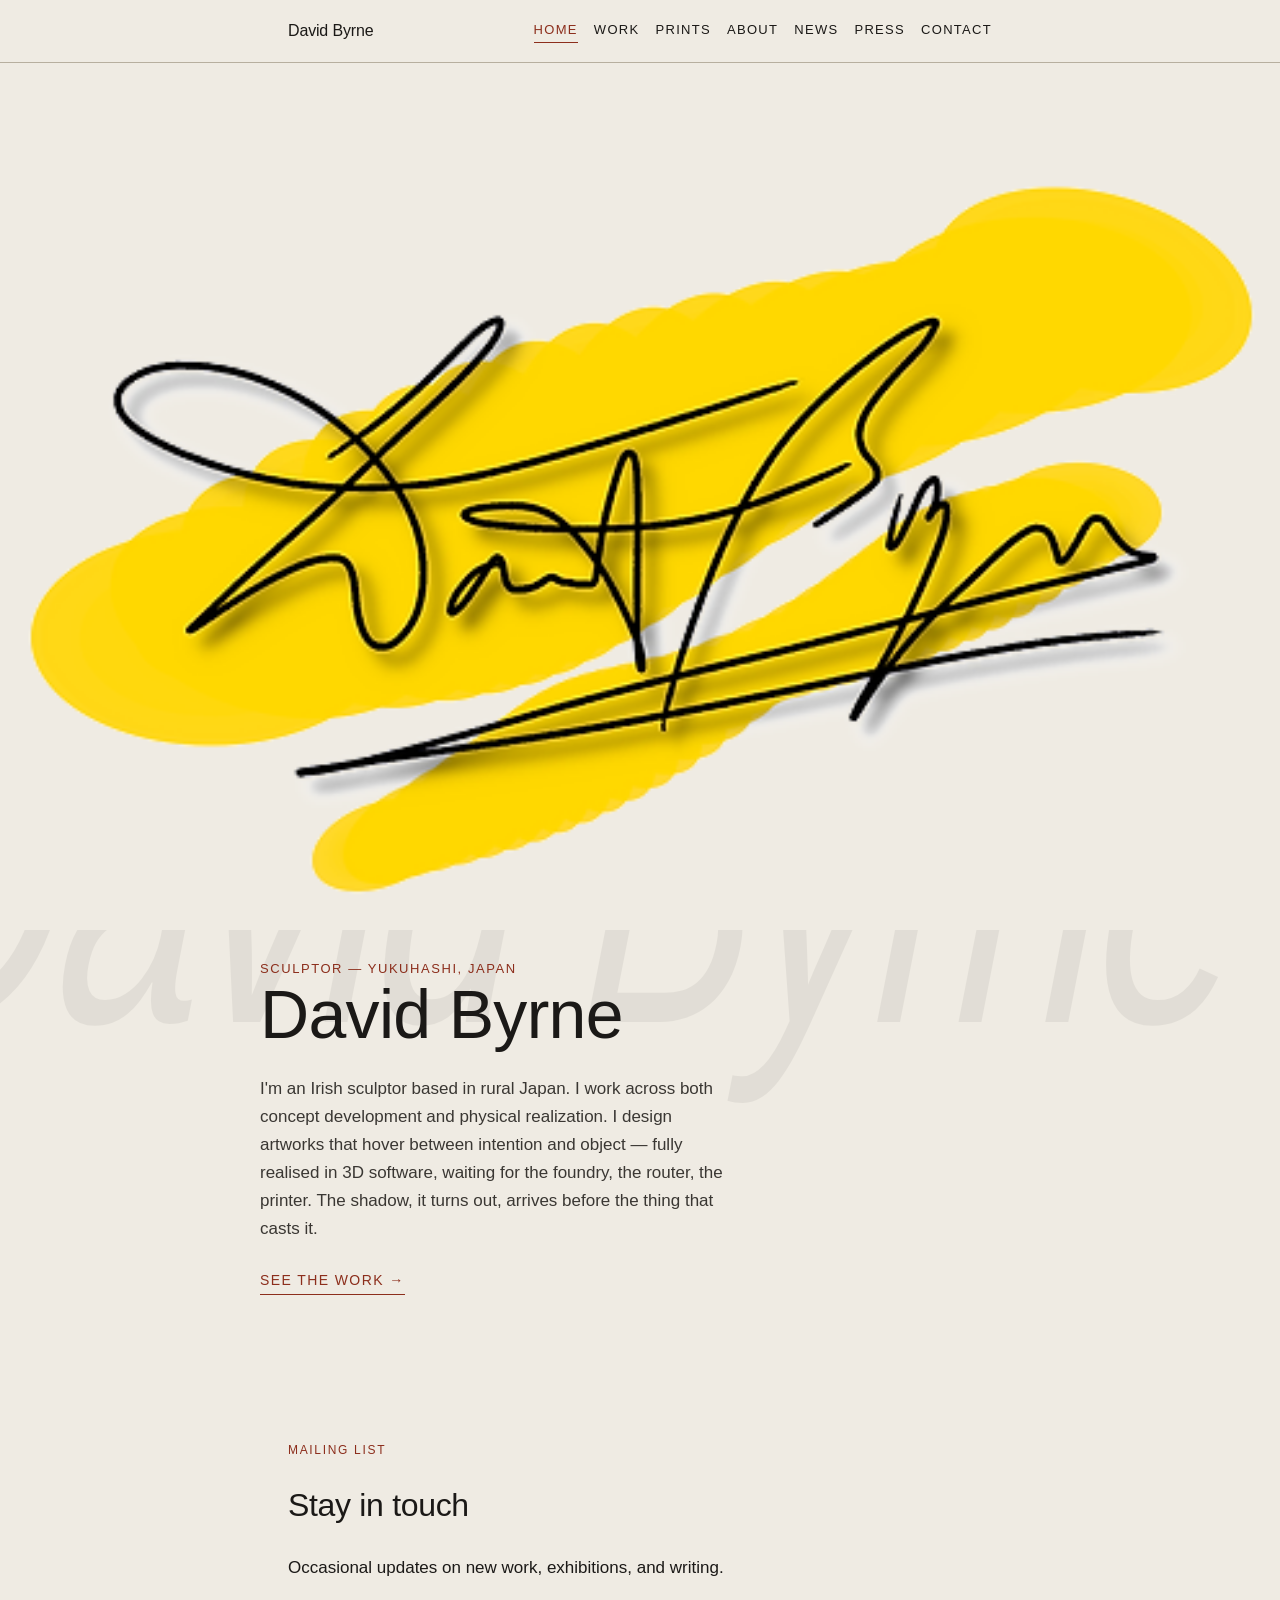
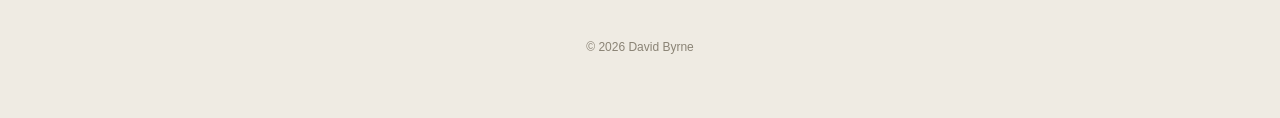
<file: index.html>
<!DOCTYPE html>
<html lang="en">
<head>
<meta charset="UTF-8">
<meta name="viewport" content="width=device-width, initial-scale=1.0">
<title>David Byrne — Sculptor</title>
<meta name="description" content="David Byrne — sculptor. Digital-native forms, built in Blender, made for physical manufacture.">
<link rel="stylesheet" href="style.css">
<!-- Cloudflare Web Analytics --><script type='module' src='https://static.cloudflareinsights.com/beacon.min.js' data-cf-beacon='{"token": "7802228670944456a2a3c90d2b2be461"}'></script><!-- End Cloudflare Web Analytics -->
<meta name="google-site-verification" content="fz68CvyL-qk8MFcvboi_UInKQDab4jel_EIuyhXBtWg" />
</head>
<body>

  <nav class="site-nav">
    <div class="nav-inner">
      <a href="index.html" class="nav-logo">David Byrne</a>
      <ul class="nav-links">
        <li><a href="index.html" class="active">Home</a></li>
        <li><a href="work.html">Work</a></li>
        <li><a href="prints.html">Prints</a></li>
        <li><a href="about.html">About</a></li>
        <li><a href="news.html">News</a></li>
        <li><a href="press.html">Press</a></li>
        <li><a href="contact.html">Contact</a></li>
      </ul>
    </div>
  </nav>

  <div class="hero">
    <div class="hero-shadow" aria-hidden="true">David Byrne</div>
    <div class="hero-inner">
      <div class="signature-block">
        <img src="assets/signature.png" alt="David Byrne signature" class="signature-img">
      </div>
      <p class="hero-tag">Sculptor — Yukuhashi, Japan</p>
      <h1 class="hero-name">David Byrne</h1>
      <p class="hero-desc">I'm an Irish sculptor based in rural Japan. I work across both concept development and physical realization. I design artworks that hover between intention and object — fully realised in 3D software, waiting for the foundry, the router, the printer. The shadow, it turns out, arrives before the thing that casts it.</p>
      <a href="work.html" class="hero-cta">See the work →</a>
    </div>
  </div>

  <div class="wrap">
    <section id="subscribe" class="page-header" style="border-top:none;">
      <p class="eyebrow">Mailing List</p>
      <h2>Stay in touch</h2>
      <p>Occasional updates on new work, exhibitions, and writing.</p>
      <script async src="https://subscribe-forms.beehiiv.com/v3/loader.js" data-beehiiv-form="7077c34b-6c6b-4b17-b77f-16a25d579a54"></script>
    </section>
  </div>

  <footer>© <span id="year"></span> David Byrne</footer>
  <script>document.getElementById('year').textContent = new Date().getFullYear();</script>

</body>
</html>
</file>
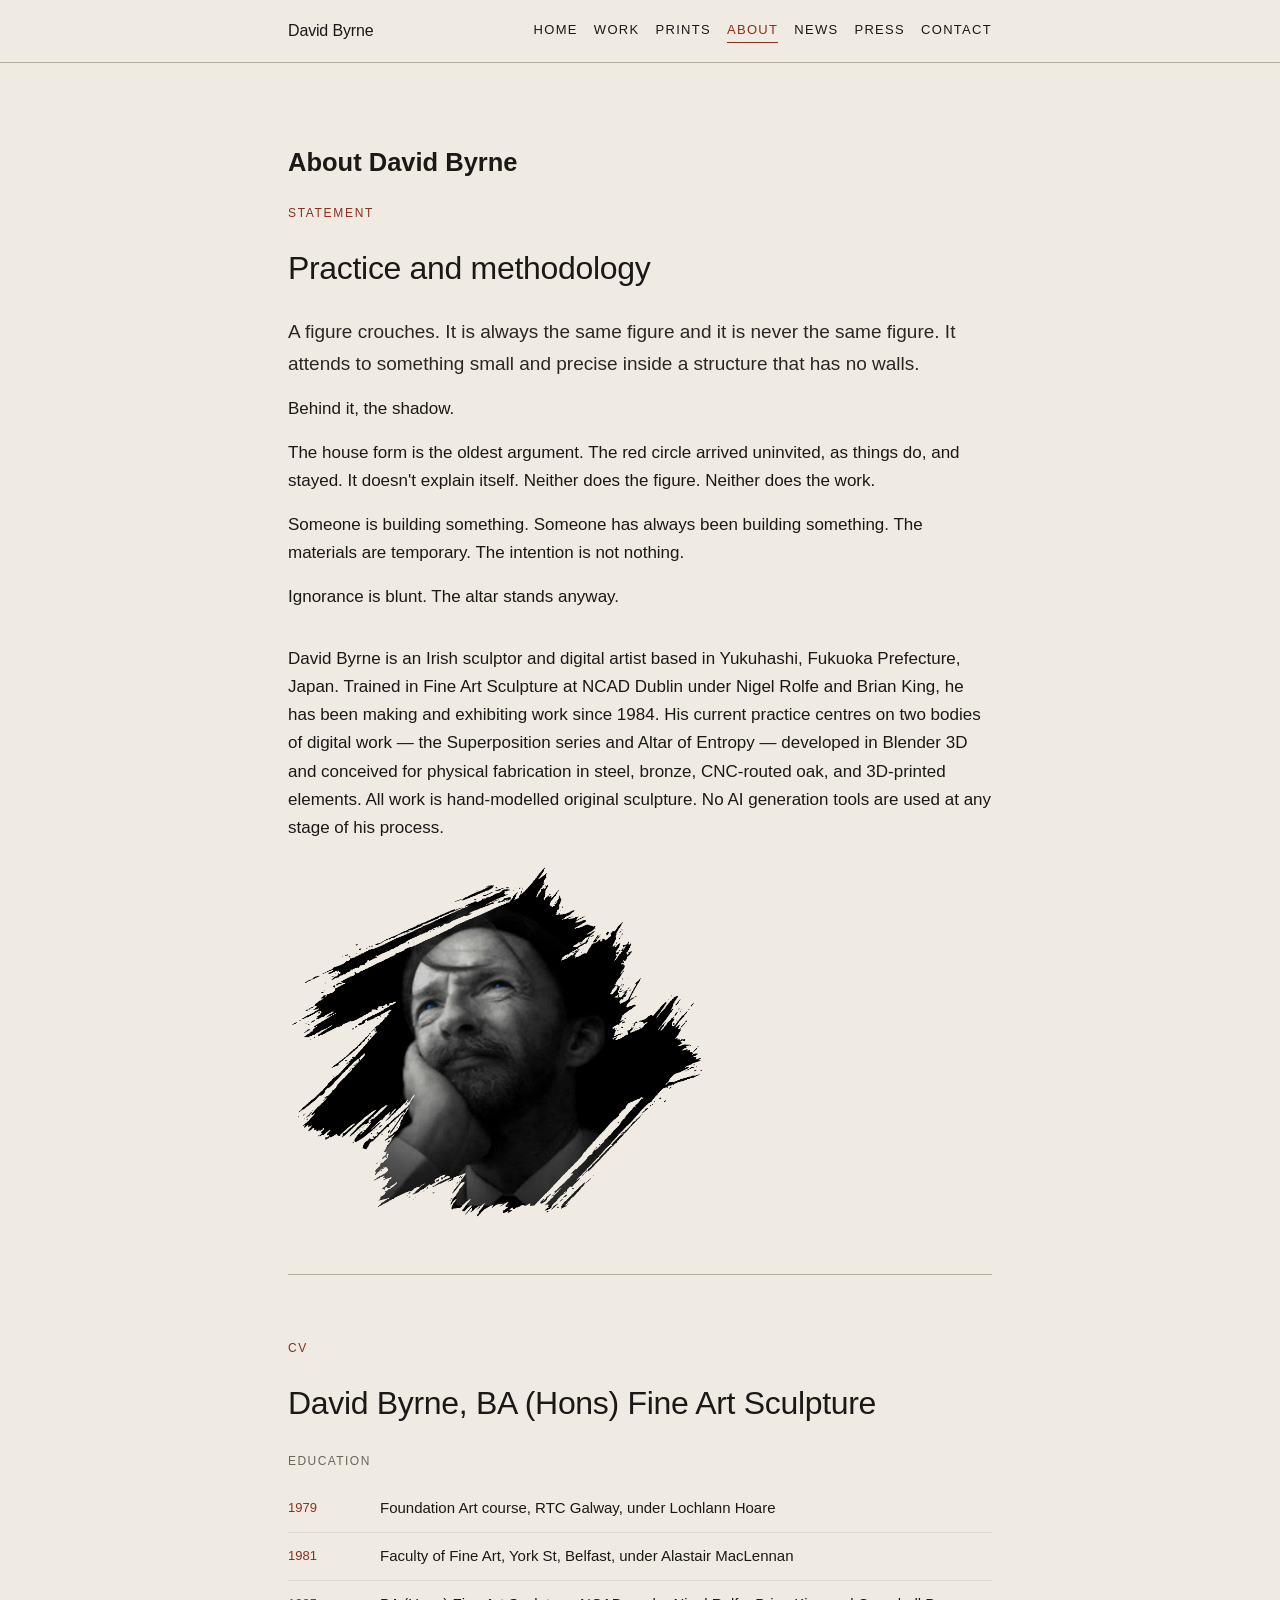
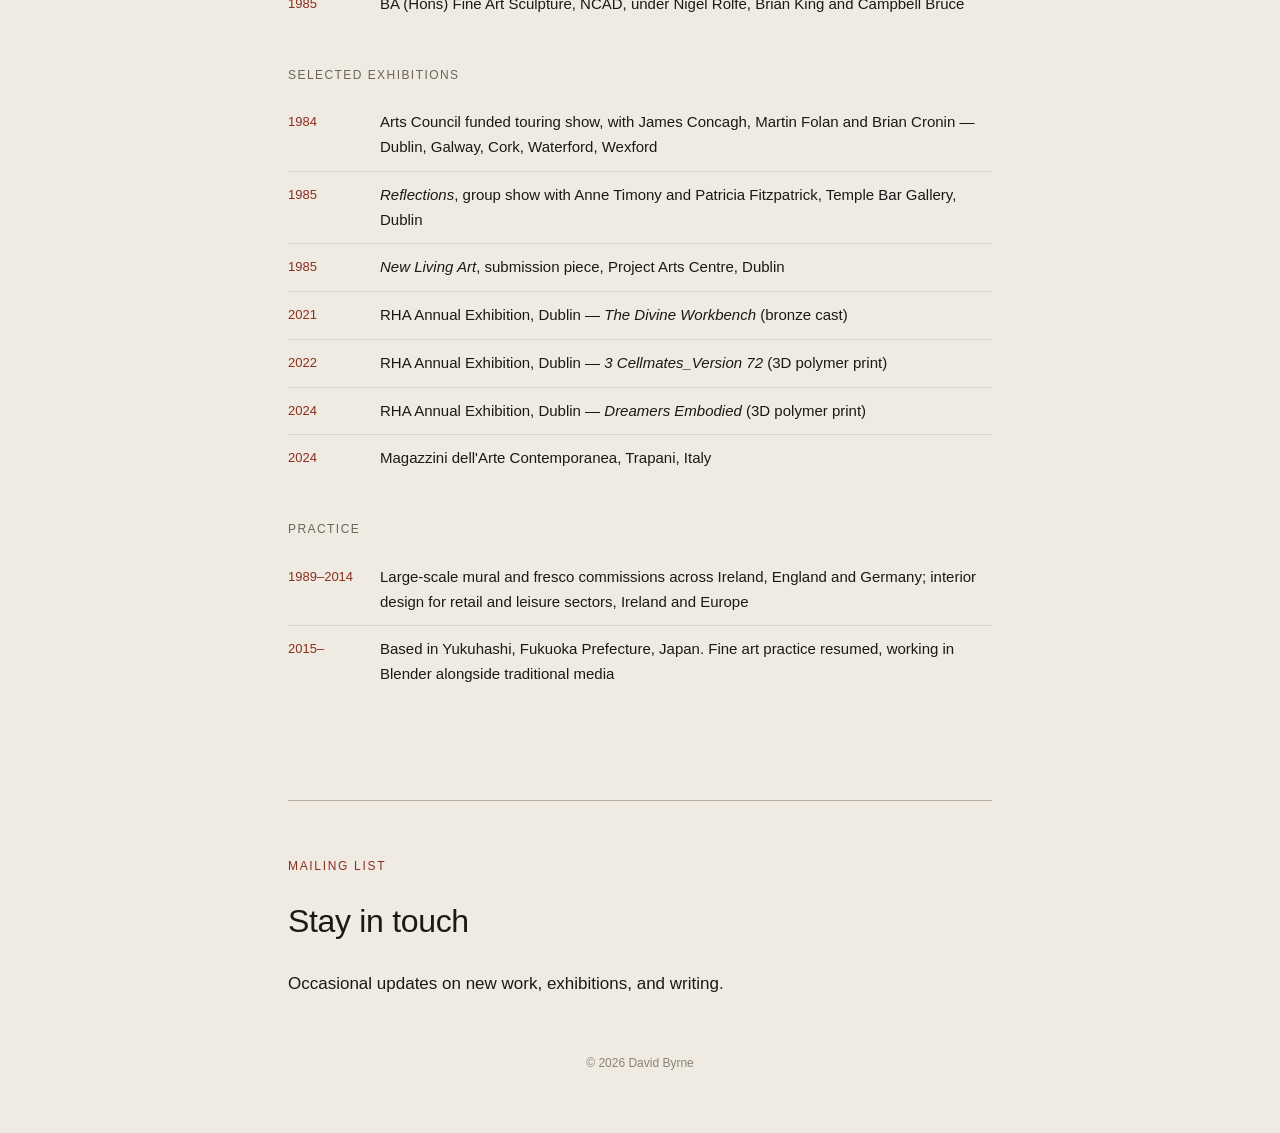
<file: about.html>
<!DOCTYPE html>
<html lang="en">
<head>
<meta charset="UTF-8">
<meta name="viewport" content="width=device-width, initial-scale=1.0">
<title>About — David Byrne</title>
<meta name="description" content="David Byrne — artist statement and CV. Fine Art Sculpture, NCAD. Based in Yukuhashi, Fukuoka Prefecture, Japan.">
<meta property="og:title" content="About — David Byrne, Sculptor">
<meta property="og:description" content="Artist statement and CV. Fine Art Sculpture, NCAD, under Nigel Rolfe and Brian King. Based in Yukuhashi, Japan.">
<meta property="og:image" content="https://davidinteriors.github.io/assets/slash%20david.png">
<meta property="og:type" content="website">
<link rel="stylesheet" href="style.css">
<!-- Cloudflare Web Analytics --><script type='module' src='https://static.cloudflareinsights.com/beacon.min.js' data-cf-beacon='{"token": "7802228670944456a2a3c90d2b2be461"}'></script><!-- End Cloudflare Web Analytics -->
<!-- Google tag (gtag.js) -->
<script async src="https://www.googletagmanager.com/gtag/js?id=G-VEKB1RMFPW"></script>
<script>
  window.dataLayer = window.dataLayer || [];
  function gtag(){dataLayer.push(arguments);}
  gtag('js', new Date());
  gtag('config', 'G-VEKB1RMFPW');
</script>
</head>
<body>

  <nav class="site-nav">
    <div class="nav-inner">
      <a href="index.html" class="nav-logo">David Byrne</a>
      <ul class="nav-links">
        <li><a href="index.html">Home</a></li>
        <li><a href="work.html">Work</a></li>
        <li><a href="prints.html">Prints</a></li>
        <li><a href="about.html" class="active">About</a></li>
        <li><a href="news.html">News</a></li>
        <li><a href="press.html">Press</a></li>
        <li><a href="contact.html">Contact</a></li>
      </ul>
    </div>
  </nav>

  <div class="wrap">

    <section id="statement" class="page-header" style="border-top:none;">
      <h1 class="visually-hidden">About David Byrne</h1>
      <p class="eyebrow">Statement</p>
      <h2>Practice and methodology</h2>
      <p class="lede">A figure crouches. It is always the same figure and it is never the same figure. It attends to something small and precise inside a structure that has no walls.</p>
      <p>Behind it, the shadow.</p>
      <p>The house form is the oldest argument. The red circle arrived uninvited, as things do, and stayed. It doesn't explain itself. Neither does the figure. Neither does the work.</p>
      <p>Someone is building something. Someone has always been building something. The materials are temporary. The intention is not nothing.</p>
      <p>Ignorance is blunt. The altar stands anyway.</p>
      <p style="margin-top: 2em;">David Byrne is an Irish sculptor and digital artist based in Yukuhashi, Fukuoka Prefecture, Japan. Trained in Fine Art Sculpture at NCAD Dublin under Nigel Rolfe and Brian King, he has been making and exhibiting work since 1984. His current practice centres on two bodies of digital work — the Superposition series and Altar of Entropy — developed in Blender 3D and conceived for physical fabrication in steel, bronze, CNC-routed oak, and 3D-printed elements. All work is hand-modelled original sculpture. No AI generation tools are used at any stage of his process.</p>
    </section>

    <figure style="margin:0 0 48px;max-width:420px;">
      <img src="assets/slash david.png" alt="David Byrne, sculptor" style="width:100%;display:block;">
    </figure>

    <section id="cv">
      <p class="eyebrow">CV</p>
      <h2>David Byrne, BA (Hons) Fine Art Sculpture</h2>

      <div class="cv-group">
        <h3>Education</h3>
        <div class="cv-row"><div class="cv-year">1979</div><div class="cv-detail">Foundation Art course, RTC Galway, under Lochlann Hoare</div></div>
        <div class="cv-row"><div class="cv-year">1981</div><div class="cv-detail">Faculty of Fine Art, York St, Belfast, under Alastair MacLennan</div></div>
        <div class="cv-row"><div class="cv-year">1985</div><div class="cv-detail"><b>BA (Hons) Fine Art Sculpture</b>, NCAD, under Nigel Rolfe, Brian King and Campbell Bruce</div></div>
      </div>

      <div class="cv-group">
        <h3>Selected exhibitions</h3>
        <div class="cv-row"><div class="cv-year">1984</div><div class="cv-detail">Arts Council funded touring show, with James Concagh, Martin Folan and Brian Cronin — Dublin, Galway, Cork, Waterford, Wexford</div></div>
        <div class="cv-row"><div class="cv-year">1985</div><div class="cv-detail"><i>Reflections</i>, group show with Anne Timony and Patricia Fitzpatrick, Temple Bar Gallery, Dublin</div></div>
        <div class="cv-row"><div class="cv-year">1985</div><div class="cv-detail"><i>New Living Art</i>, submission piece, Project Arts Centre, Dublin</div></div>
        <div class="cv-row"><div class="cv-year">2021</div><div class="cv-detail">RHA Annual Exhibition, Dublin — <i>The Divine Workbench</i> (bronze cast)</div></div>
        <div class="cv-row"><div class="cv-year">2022</div><div class="cv-detail">RHA Annual Exhibition, Dublin — <i>3 Cellmates_Version 72</i> (3D polymer print)</div></div>
        <div class="cv-row"><div class="cv-year">2024</div><div class="cv-detail">RHA Annual Exhibition, Dublin — <i>Dreamers Embodied</i> (3D polymer print)</div></div>
        <div class="cv-row"><div class="cv-year">2024</div><div class="cv-detail">Magazzini dell'Arte Contemporanea, Trapani, Italy</div></div>
      </div>

      <div class="cv-group">
        <h3>Practice</h3>
        <div class="cv-row"><div class="cv-year">1989–2014</div><div class="cv-detail">Large-scale mural and fresco commissions across Ireland, England and Germany; interior design for retail and leisure sectors, Ireland and Europe</div></div>
        <div class="cv-row"><div class="cv-year">2015–</div><div class="cv-detail">Based in Yukuhashi, Fukuoka Prefecture, Japan. Fine art practice resumed, working in Blender alongside traditional media</div></div>
      </div>
    </section>

    <section id="subscribe" class="page-header">
      <p class="eyebrow">Mailing List</p>
      <h2>Stay in touch</h2>
      <p>Occasional updates on new work, exhibitions, and writing.</p>
      <script async src="https://subscribe-forms.beehiiv.com/v3/loader.js" data-beehiiv-form="7077c34b-6c6b-4b17-b77f-16a25d579a54"></script>
    </section>

  </div>

  <footer>© <span id="year"></span> David Byrne</footer>
  <script>document.getElementById('year').textContent = new Date().getFullYear();</script>

</body>
</html>
</file>
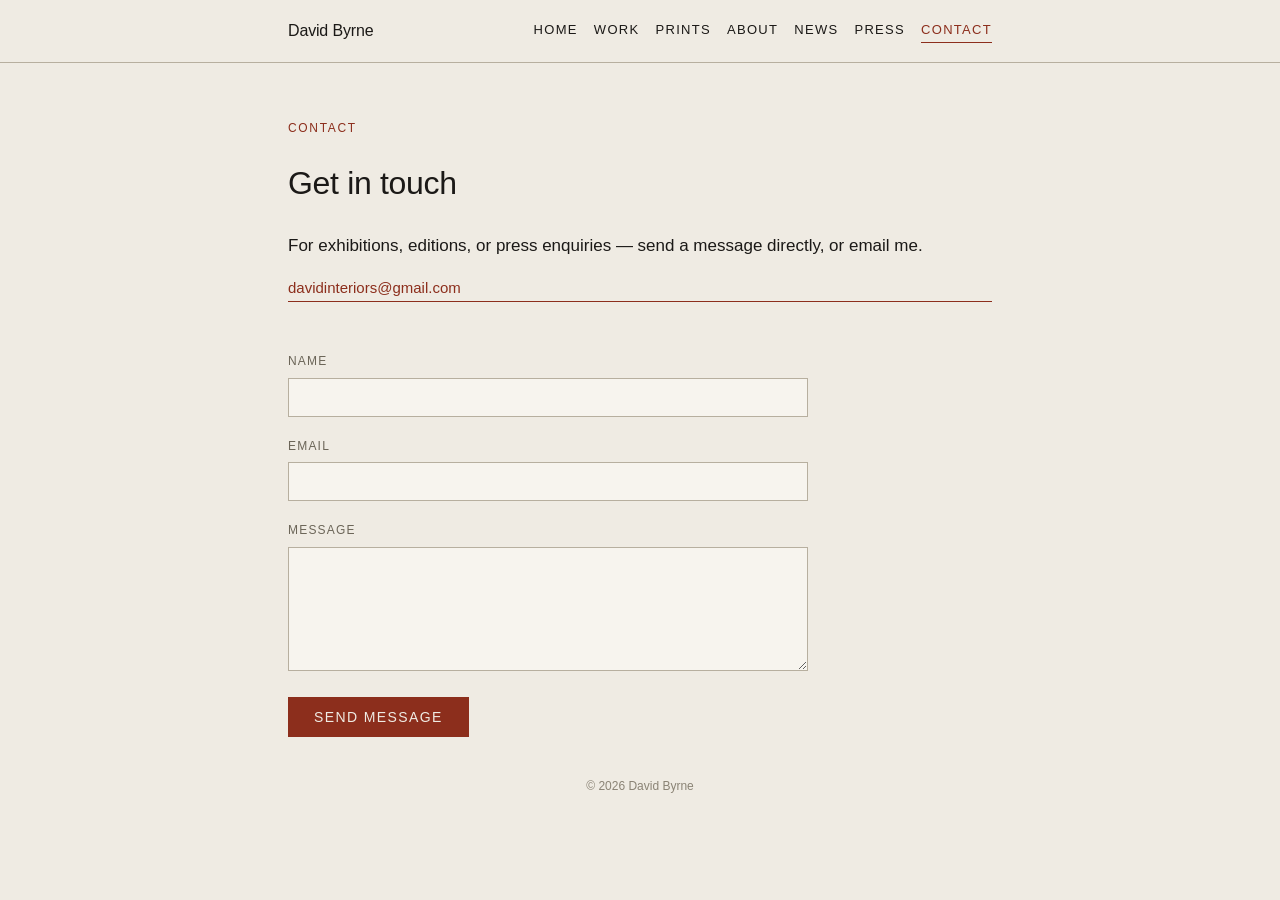
<file: contact.html>
<!DOCTYPE html>
<html lang="en">
<head>
<meta charset="UTF-8">
<meta name="viewport" content="width=device-width, initial-scale=1.0">
<title>Contact — David Byrne</title>
<meta name="description" content="Contact David Byrne — sculptor, for exhibitions, editions, or press enquiries.">
<link rel="stylesheet" href="style.css">
<!-- Google tag (gtag.js) -->
<script async src="https://www.googletagmanager.com/gtag/js?id=G-VEKB1RMFPW"></script>
<script>
  window.dataLayer = window.dataLayer || [];
  function gtag(){dataLayer.push(arguments);}
  gtag('js', new Date());
  gtag('config', 'G-VEKB1RMFPW');
</script>
</head>
<body>
  <nav class="site-nav">
    <div class="nav-inner">
      <a href="index.html" class="nav-logo">David Byrne</a>
      <ul class="nav-links">
        <li><a href="index.html">Home</a></li>
        <li><a href="work.html">Work</a></li>
        <li><a href="prints.html">Prints</a></li>
        <li><a href="about.html">About</a></li>
        <li><a href="news.html">News</a></li>
        <li><a href="press.html">Press</a></li>
        <li><a href="contact.html" class="active">Contact</a></li>
      </ul>
    </div>
  </nav>
  <div class="wrap">
    <section id="contact" class="page-header" style="border-top:none;">
      <p class="eyebrow">Contact</p>
      <h2>Get in touch</h2>
      <p>For exhibitions, editions, or press enquiries — send a message directly, or email me.</p>
      <div class="contact-links">
        <a href="mailto:davidinteriors@gmail.com">davidinteriors@gmail.com</a>
      </div>
      <form class="contact-form" action="https://formsubmit.co/davidinteriors@gmail.com" method="POST">
        <input type="hidden" name="_subject" value="New message from davidinteriors.github.io">
        <input type="hidden" name="_template" value="table">
        <input type="hidden" name="_captcha" value="true">
        <input type="text" name="_honey" style="display:none">
        <label for="name">Name</label>
        <input type="text" id="name" name="Name" required>
        <label for="email">Email</label>
        <input type="email" id="email" name="Email" required>
        <label for="message">Message</label>
        <textarea id="message" name="Message" rows="6" required></textarea>
        <button type="submit">Send message</button>
      </form>
    </section>
  </div>
  <footer>© <span id="year"></span> David Byrne</footer>
  <script>document.getElementById('year').textContent = new Date().getFullYear();</script>
</body>
</html>
</file>
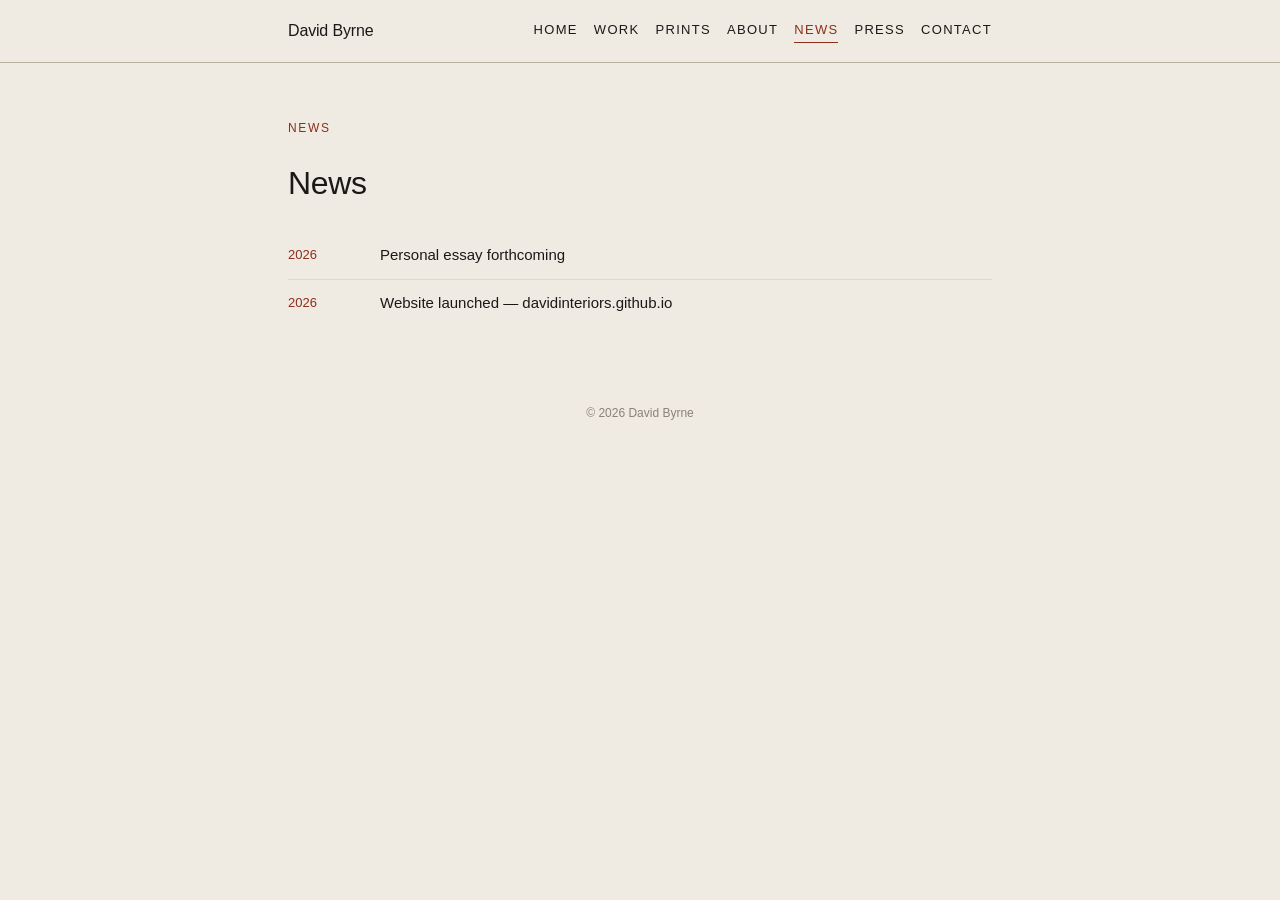
<file: news.html>
<!DOCTYPE html>
<html lang="en">
<head>
<meta charset="UTF-8">
<meta name="viewport" content="width=device-width, initial-scale=1.0">
<title>News — David Byrne</title>
<meta name="description" content="News and updates from David Byrne's studio.">
<link rel="stylesheet" href="style.css">
<!-- Cloudflare Web Analytics --><script type='module' src='https://static.cloudflareinsights.com/beacon.min.js' data-cf-beacon='{"token": "7802228670944456a2a3c90d2b2be461"}'></script><!-- End Cloudflare Web Analytics -->
<!-- Google tag (gtag.js) -->
<script async src="https://www.googletagmanager.com/gtag/js?id=G-VEKB1RMFPW"></script>
<script>
  window.dataLayer = window.dataLayer || [];
  function gtag(){dataLayer.push(arguments);}
  gtag('js', new Date());
  gtag('config', 'G-VEKB1RMFPW');
</script>
</head>
<body>
  <nav class="site-nav">
    <div class="nav-inner">
      <a href="index.html" class="nav-logo">David Byrne</a>
      <ul class="nav-links">
        <li><a href="index.html">Home</a></li>
        <li><a href="work.html">Work</a></li>
        <li><a href="prints.html">Prints</a></li>
        <li><a href="about.html">About</a></li>
        <li><a href="news.html" class="active">News</a></li>
        <li><a href="press.html">Press</a></li>
        <li><a href="contact.html">Contact</a></li>
      </ul>
    </div>
  </nav>
  <div class="wrap">
    <section id="news" class="page-header" style="border-top:none;">
      <p class="eyebrow">News</p>
      <h2>News</h2>
      <div class="cv-group">
        <div class="cv-row"><div class="cv-year">2026</div><div class="cv-detail">Personal essay  forthcoming</div></div>
        <div class="cv-row"><div class="cv-year">2026</div><div class="cv-detail">Website launched — davidinteriors.github.io</div></div>
      </div>
    </section>
  </div>
  <footer>© <span id="year"></span> David Byrne</footer>
  <script>document.getElementById('year').textContent = new Date().getFullYear();</script>
</body>
</html>
</file>
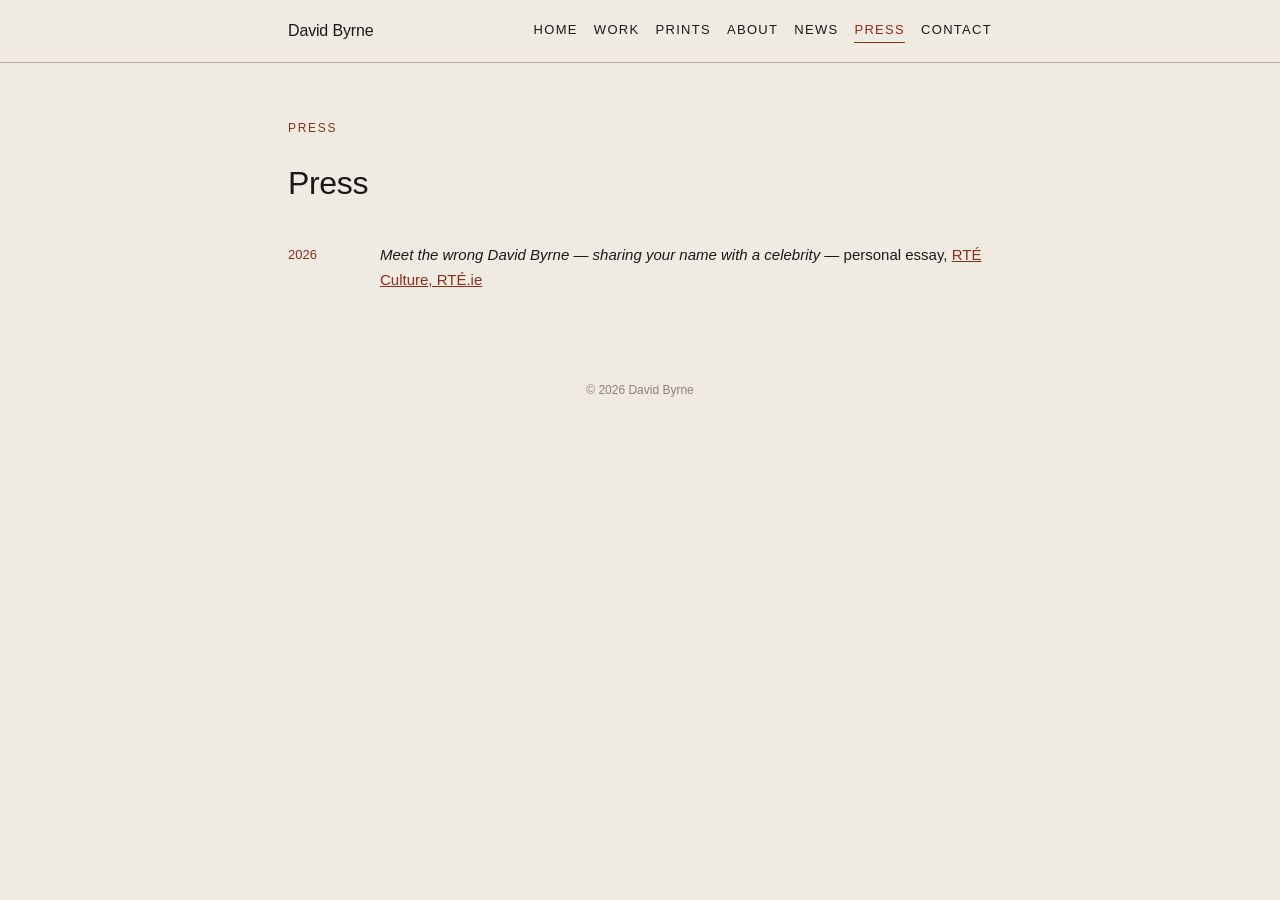
<file: press.html>
<!DOCTYPE html>
<html lang="en">
<head>
<meta charset="UTF-8">
<meta name="viewport" content="width=device-width, initial-scale=1.0">
<title>Press — David Byrne</title>
<meta name="description" content="Press coverage of David Byrne's work.">
<link rel="stylesheet" href="style.css">
<!-- Cloudflare Web Analytics --><script type='module' src='https://static.cloudflareinsights.com/beacon.min.js' data-cf-beacon='{"token": "7802228670944456a2a3c90d2b2be461"}'></script><!-- End Cloudflare Web Analytics -->
<!-- Google tag (gtag.js) -->
<script async src="https://www.googletagmanager.com/gtag/js?id=G-VEKB1RMFPW"></script>
<script>
  window.dataLayer = window.dataLayer || [];
  function gtag(){dataLayer.push(arguments);}
  gtag('js', new Date());
  gtag('config', 'G-VEKB1RMFPW');
</script>
</head>
<body>
  <nav class="site-nav">
    <div class="nav-inner">
      <a href="index.html" class="nav-logo">David Byrne</a>
      <ul class="nav-links">
        <li><a href="index.html">Home</a></li>
        <li><a href="work.html">Work</a></li>
        <li><a href="prints.html">Prints</a></li>
        <li><a href="about.html">About</a></li>
        <li><a href="news.html">News</a></li>
        <li><a href="press.html" class="active">Press</a></li>
        <li><a href="contact.html">Contact</a></li>
      </ul>
    </div>
  </nav>
  <div class="wrap">
    <section id="press" class="page-header" style="border-top:none;">
      <p class="eyebrow">Press</p>
      <h2>Press</h2>
      <div class="cv-group">
        <div class="cv-row"><div class="cv-year">2026</div><div class="cv-detail"><i>Meet the wrong David Byrne — sharing your name with a celebrity</i> — personal essay, <a href="https://www.rte.ie/culture/2026/0828/1583814-meet-the-wrong-david-byrne-sharing-your-name-with-a-celebrity/" target="_blank" rel="noopener">RTÉ Culture, RTÉ.ie</a></div></div>
      </div>
    </section>
  </div>
  <footer>© <span id="year"></span> David Byrne</footer>
  <script>document.getElementById('year').textContent = new Date().getFullYear();</script>
</body>
</html>
</file>
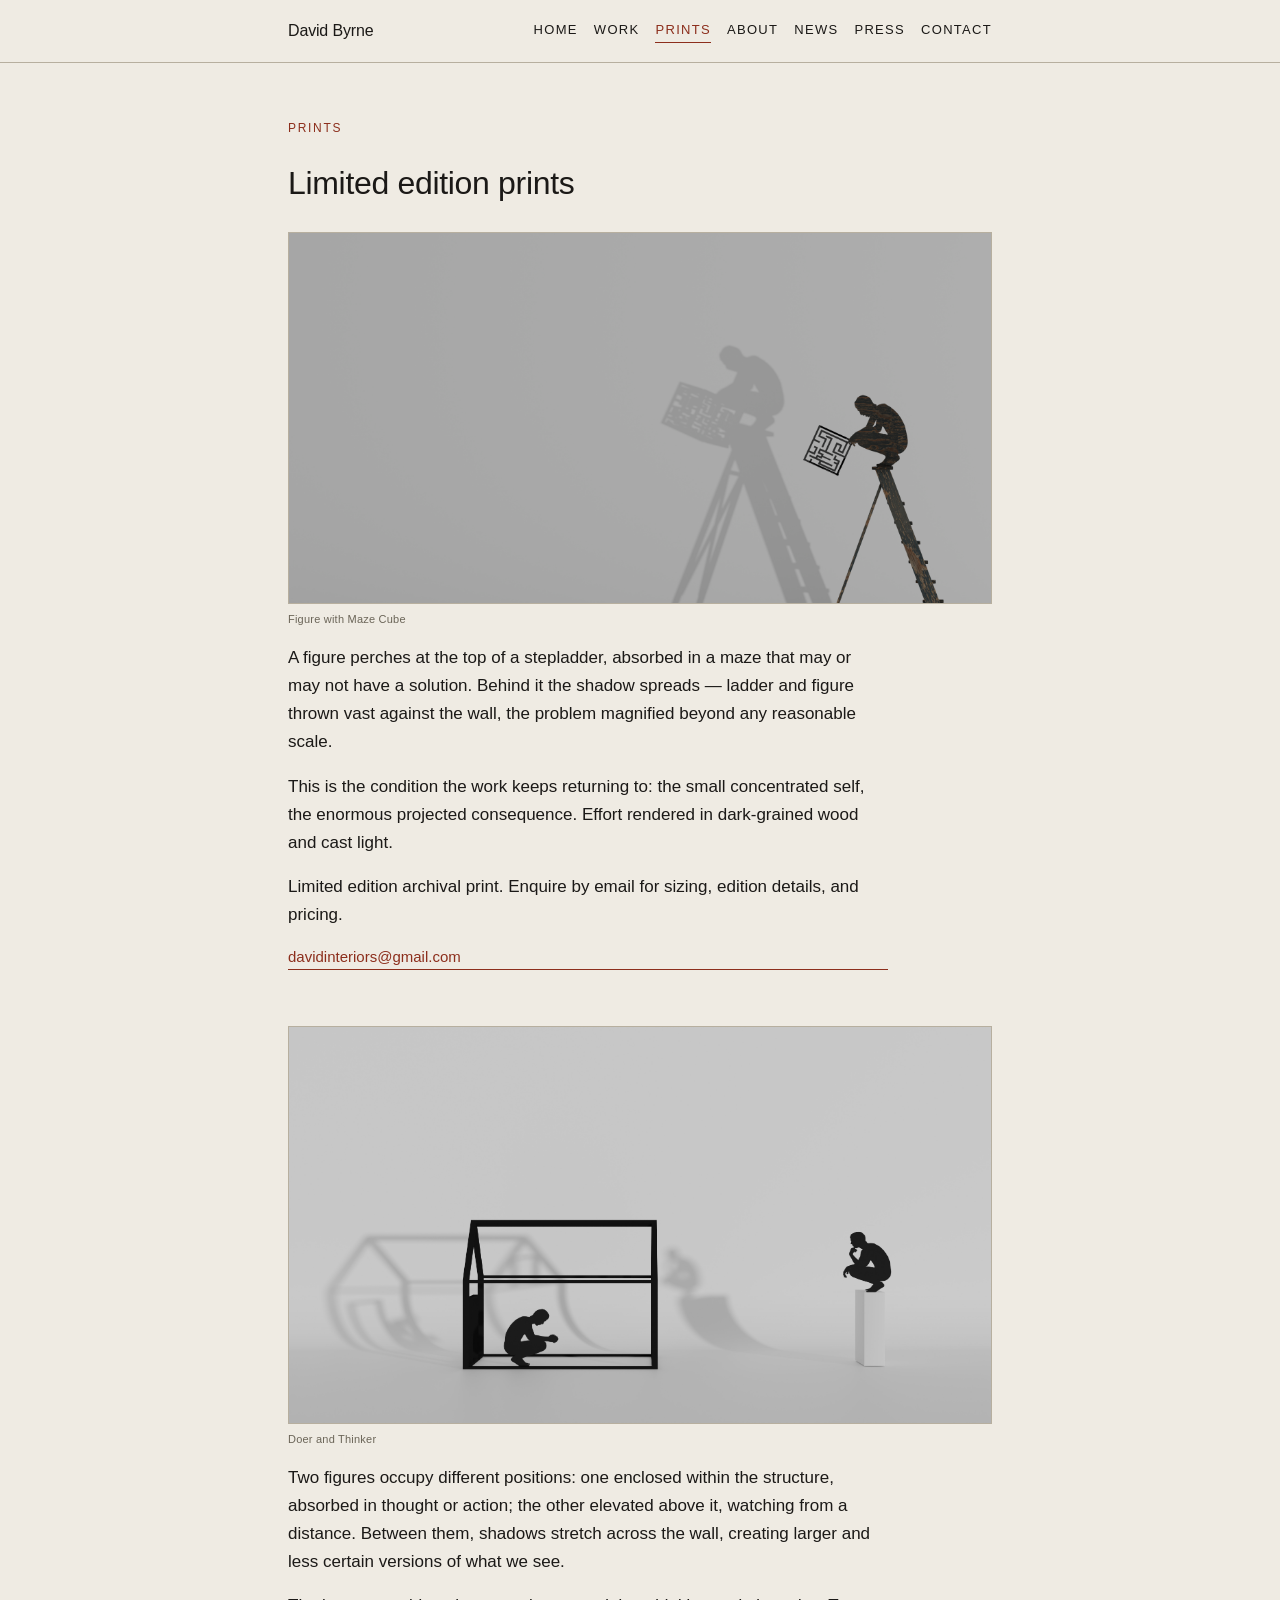
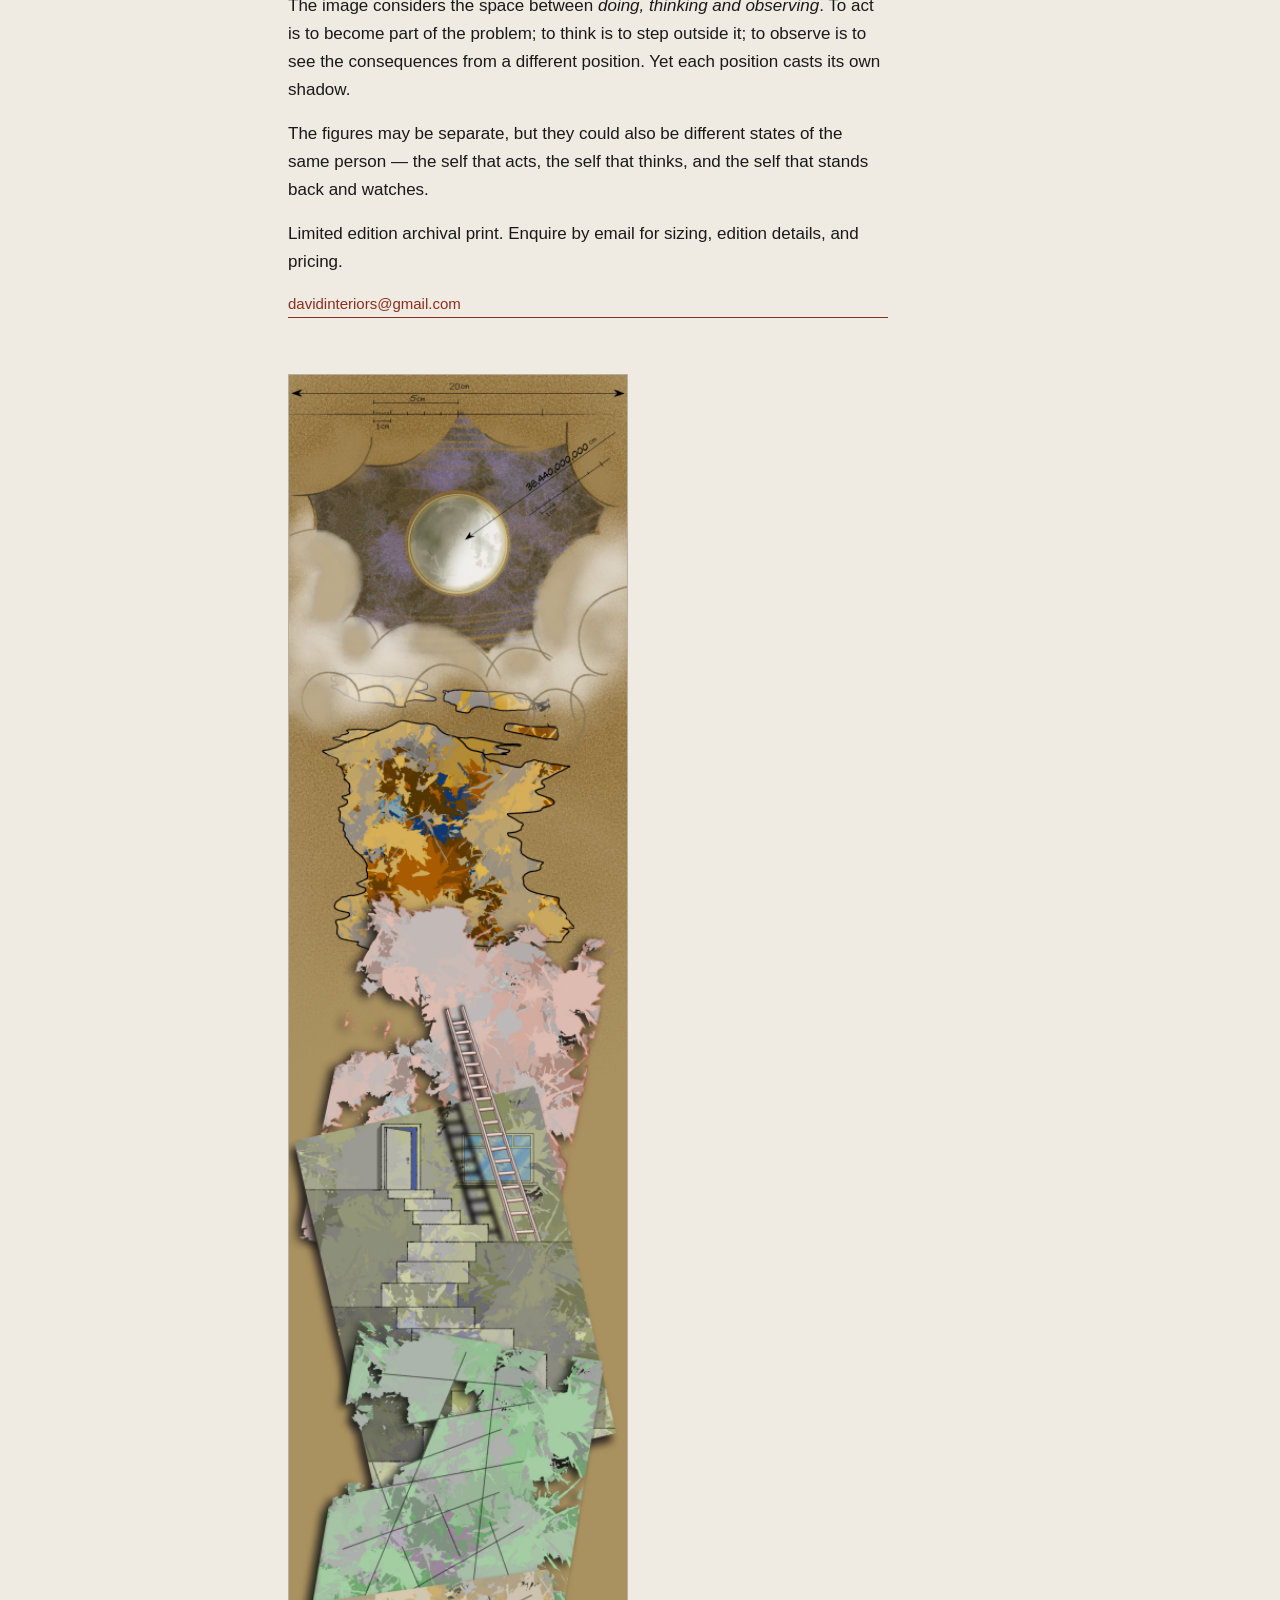
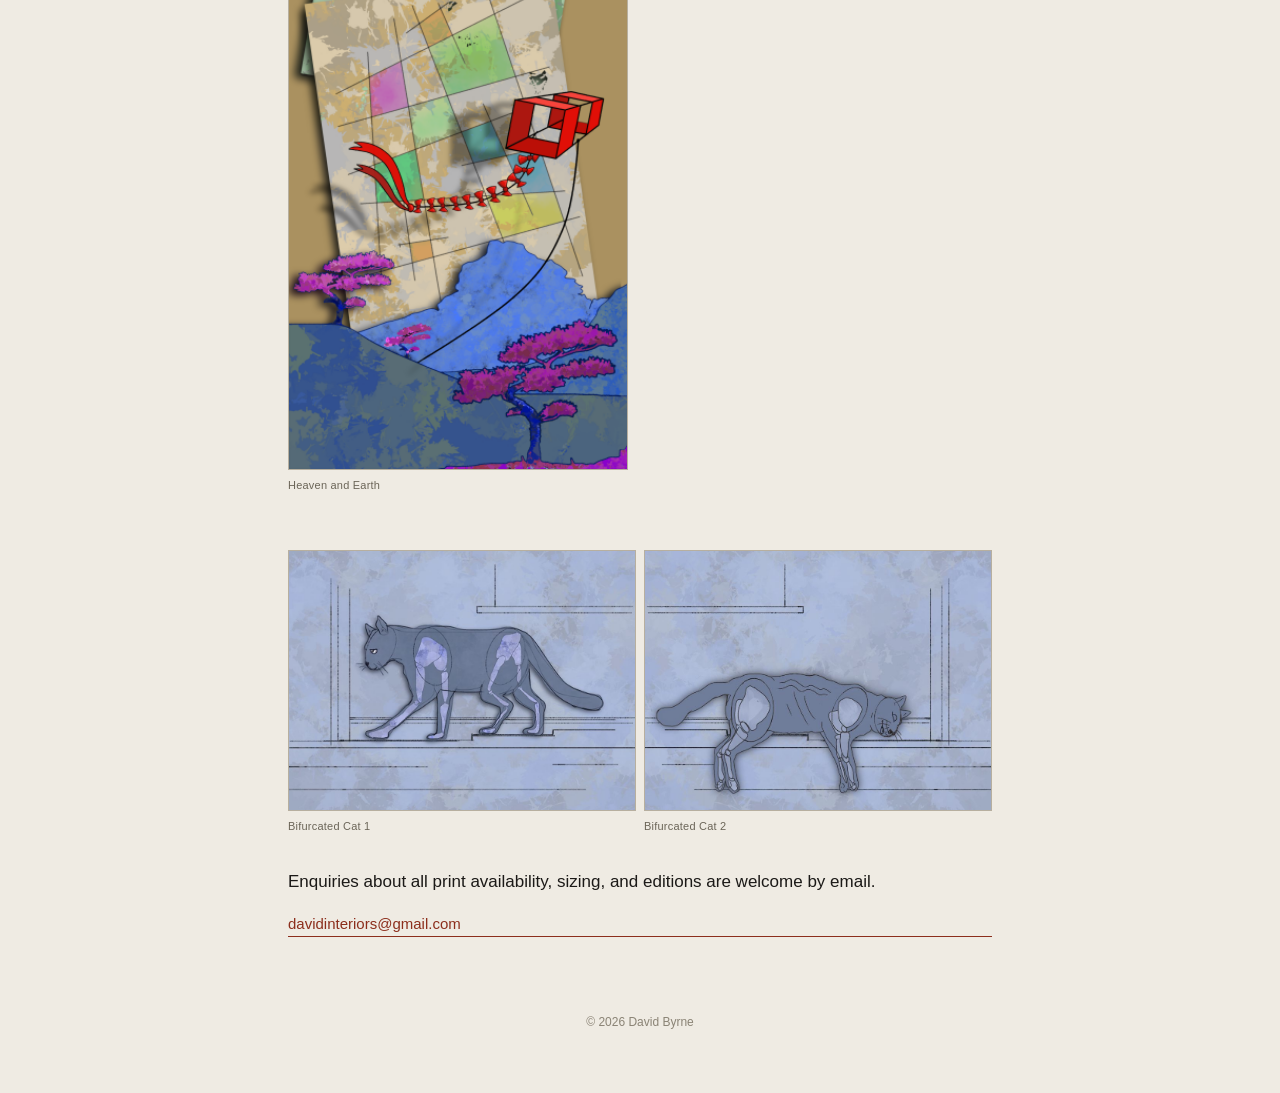
<file: prints.html>
<!DOCTYPE html>
<html lang="en">
<head>
<meta charset="UTF-8">
<meta name="viewport" content="width=device-width, initial-scale=1.0">
<title>Prints — David Byrne</title>
<meta name="description" content="Limited edition prints by David Byrne — digital-native works designed as standalone print artworks.">
<link rel="stylesheet" href="style.css">
<!-- Cloudflare Web Analytics --><script type='module' src='https://static.cloudflareinsights.com/beacon.min.js' data-cf-beacon='{"token": "7802228670944456a2a3c90d2b2be461"}'></script><!-- End Cloudflare Web Analytics -->
<!-- Google tag (gtag.js) -->
<script async src="https://www.googletagmanager.com/gtag/js?id=G-VEKB1RMFPW"></script>
<script>
  window.dataLayer = window.dataLayer || [];
  function gtag(){dataLayer.push(arguments);}
  gtag('js', new Date());
  gtag('config', 'G-VEKB1RMFPW');
</script>
</head>
<body>
<nav class="site-nav">
<div class="nav-inner">
<a href="index.html" class="nav-logo">David Byrne</a>
<ul class="nav-links">
<li><a href="index.html">Home</a></li>
<li><a href="work.html">Work</a></li>
<li><a href="prints.html" class="active">Prints</a></li>
<li><a href="about.html">About</a></li>
<li><a href="news.html">News</a></li>
<li><a href="press.html">Press</a></li>
<li><a href="contact.html">Contact</a></li>
</ul>
</div>
</nav>

<div class="wrap">
<section id="prints" class="page-header" style="border-top:none;">
<p class="eyebrow">Prints</p>
<h2>Limited edition prints</h2>

<!-- Figure with Maze Cube -->
<div class="work-block">
<figure class="grid-item" style="margin-bottom:16px;">
<img class="work-img"
src="assets/figure_with_maze_cube.png.png"
alt="Figure with Maze Cube — figure perched on stepladder holding maze, with large shadow"
style="aspect-ratio:auto;">
<figcaption>Figure with Maze Cube</figcaption>
</figure>

<div class="work-text">
<p>
A figure perches at the top of a stepladder, absorbed in a maze that may or may not have a solution. Behind it the shadow spreads — ladder and figure thrown vast against the wall, the problem magnified beyond any reasonable scale.
</p>
<p>
This is the condition the work keeps returning to: the small concentrated self, the enormous projected consequence. Effort rendered in dark-grained wood and cast light.
</p>
<p>
Limited edition archival print. Enquire by email for sizing, edition details, and pricing.
</p>
<div class="contact-links">
<a href="mailto:davidinteriors@gmail.com">davidinteriors@gmail.com</a>
</div>
</div>
</div>

<!-- Doer and Thinker -->
<div class="work-block">
<figure class="grid-item" style="margin-bottom:16px;">
<img class="work-img"
src="assets/Doer_and_Thinker_small.jpeg"
alt="Doer and Thinker — two figures occupying different positions around a structure, surrounded by shadows"
style="aspect-ratio:auto;">
<figcaption>Doer and Thinker</figcaption>
</figure>

<div class="work-text">
<p>
Two figures occupy different positions: one enclosed within the structure, absorbed in thought or action; the other elevated above it, watching from a distance. Between them, shadows stretch across the wall, creating larger and less certain versions of what we see.
</p>
<p>
The image considers the space between <em>doing, thinking and observing</em>. To act is to become part of the problem; to think is to step outside it; to observe is to see the consequences from a different position. Yet each position casts its own shadow.
</p>
<p>
The figures may be separate, but they could also be different states of the same person — the self that acts, the self that thinks, and the self that stands back and watches.
</p>
<p>
Limited edition archival print. Enquire by email for sizing, edition details, and pricing.
</p>
<div class="contact-links">
<a href="mailto:davidinteriors@gmail.com">davidinteriors@gmail.com</a>
</div>
</div>
</div>

<!-- Heaven and Earth -->
<div class="work-block">
<figure class="grid-item" style="margin-bottom:24px;max-width:340px;">
<img class="work-img"
src="assets/heaven_and_earth.png"
alt="Heaven and Earth, print artwork"
style="aspect-ratio:auto;">
<figcaption>Heaven and Earth</figcaption>
</figure>
</div>

<!-- Bifurcated Cats -->
<div class="dreamers-grid">
<figure class="grid-item">
<img class="work-img"
src="assets/bifurcated_cat_1.jpg"
alt="Bifurcated Cat 1">
<figcaption>Bifurcated Cat 1</figcaption>
</figure>

<figure class="grid-item">
<img class="work-img"
src="assets/bifurcated_cat_2.jpg"
alt="Bifurcated Cat 2">
<figcaption>Bifurcated Cat 2</figcaption>
</figure>
</div>

<p style="margin-top:32px;">
Enquiries about all print availability, sizing, and editions are welcome by email.
</p>

<div class="contact-links">
<a href="mailto:davidinteriors@gmail.com">davidinteriors@gmail.com</a>
</div>
</section>
</div>

<footer>© <span id="year"></span> David Byrne</footer>
<script>
document.getElementById('year').textContent = new Date().getFullYear();
</script>
</body>
</html>
</file>
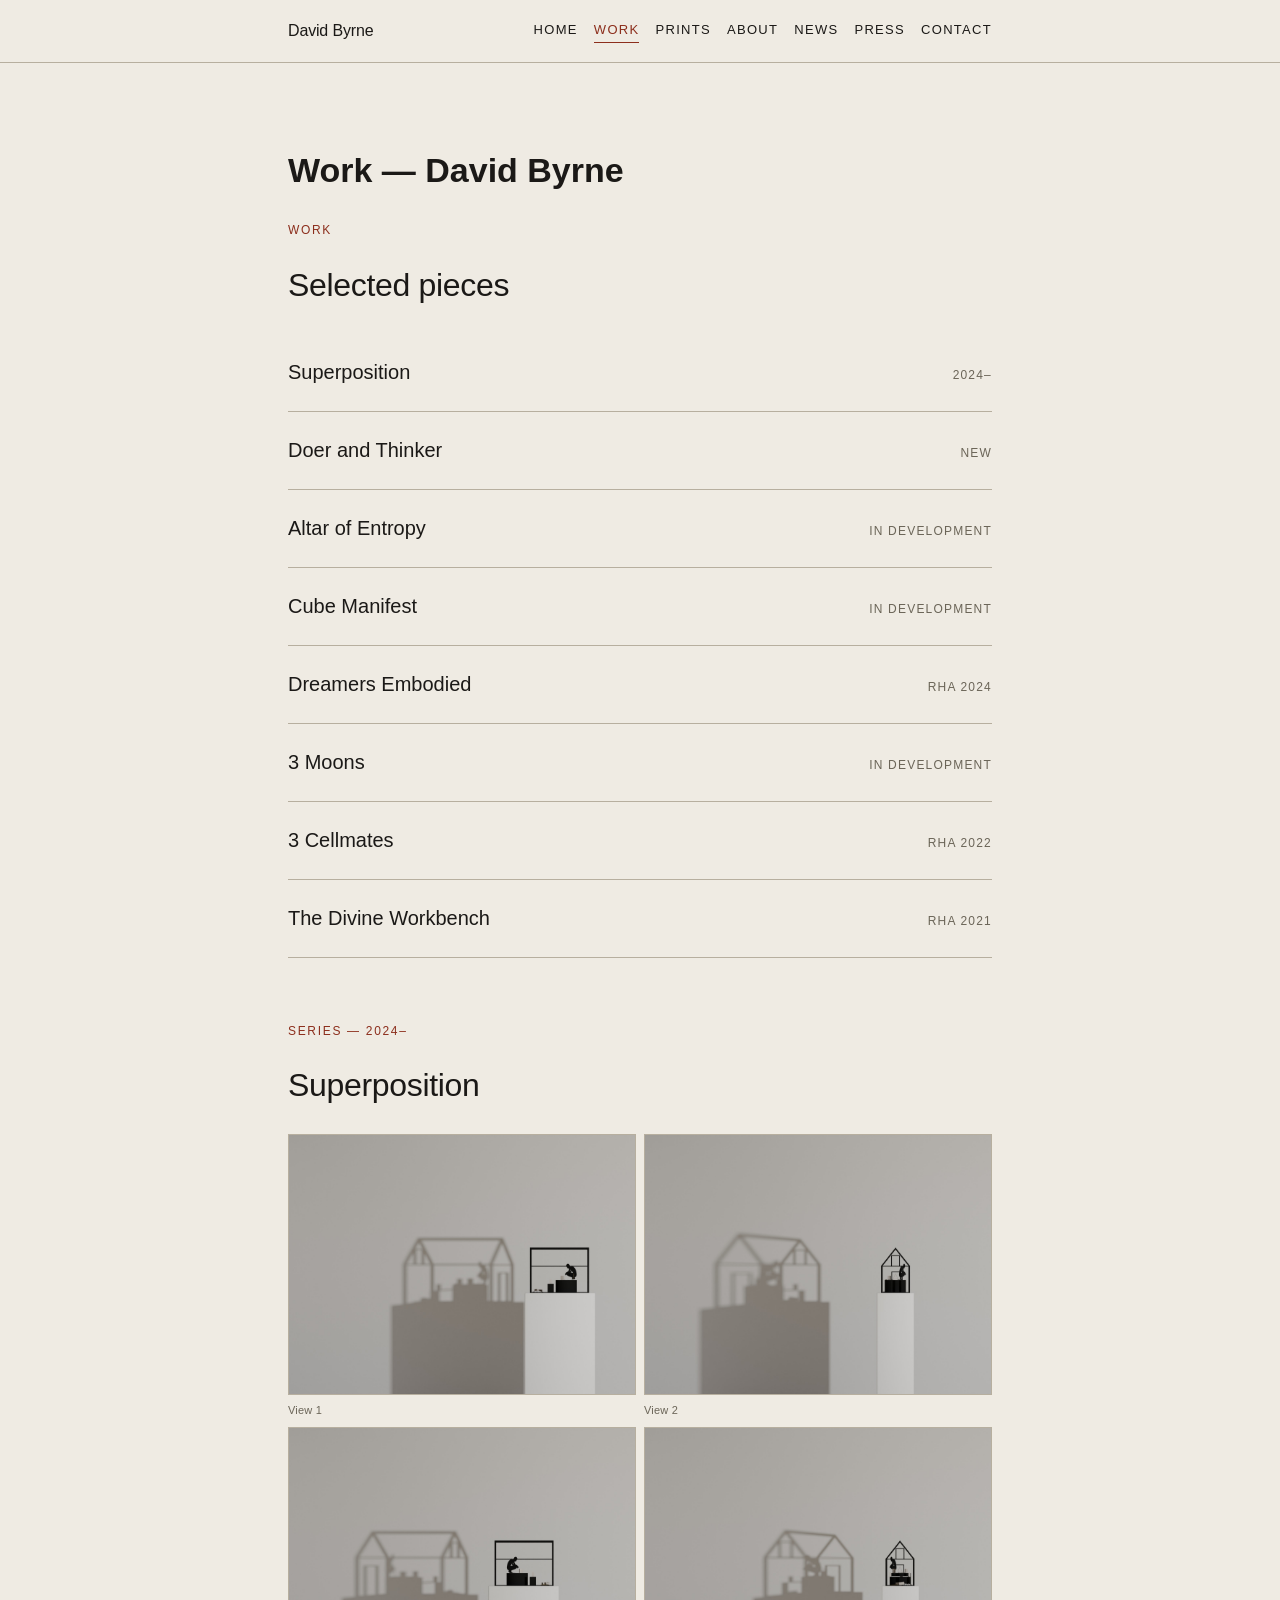
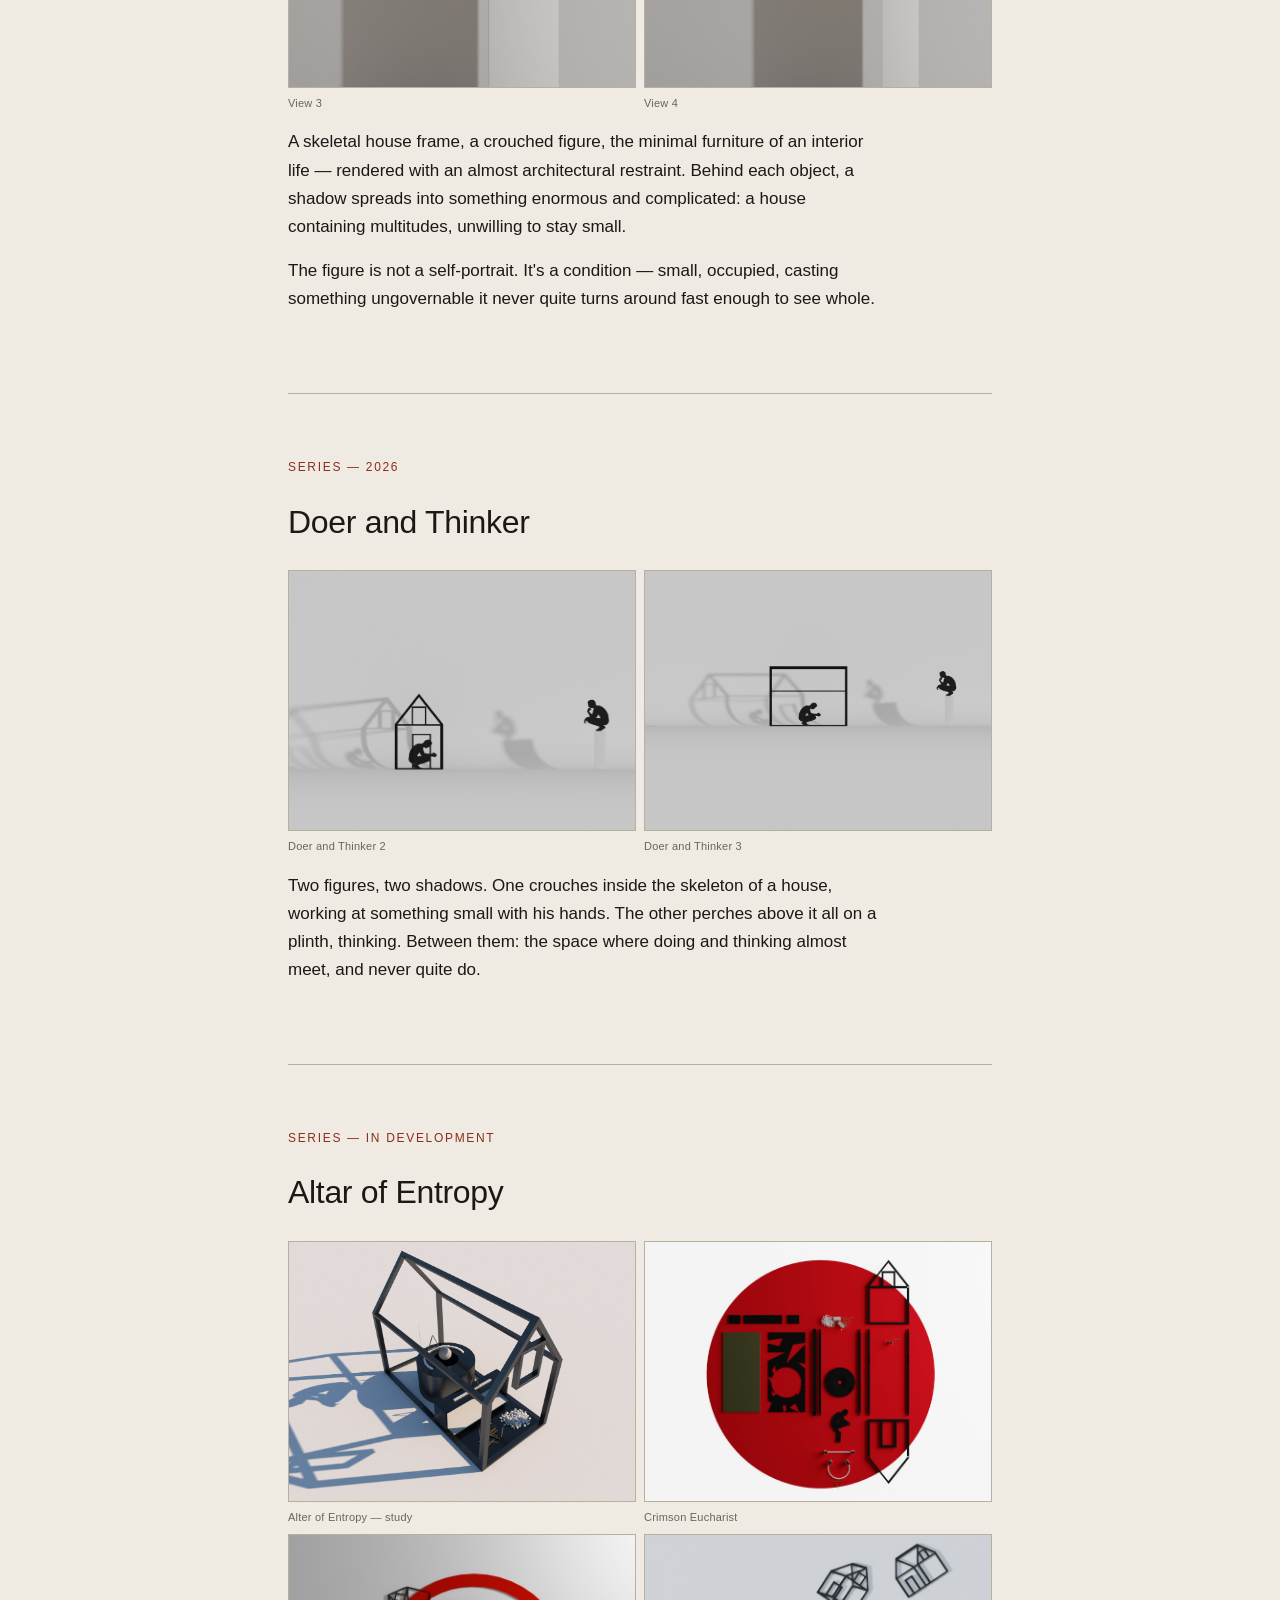
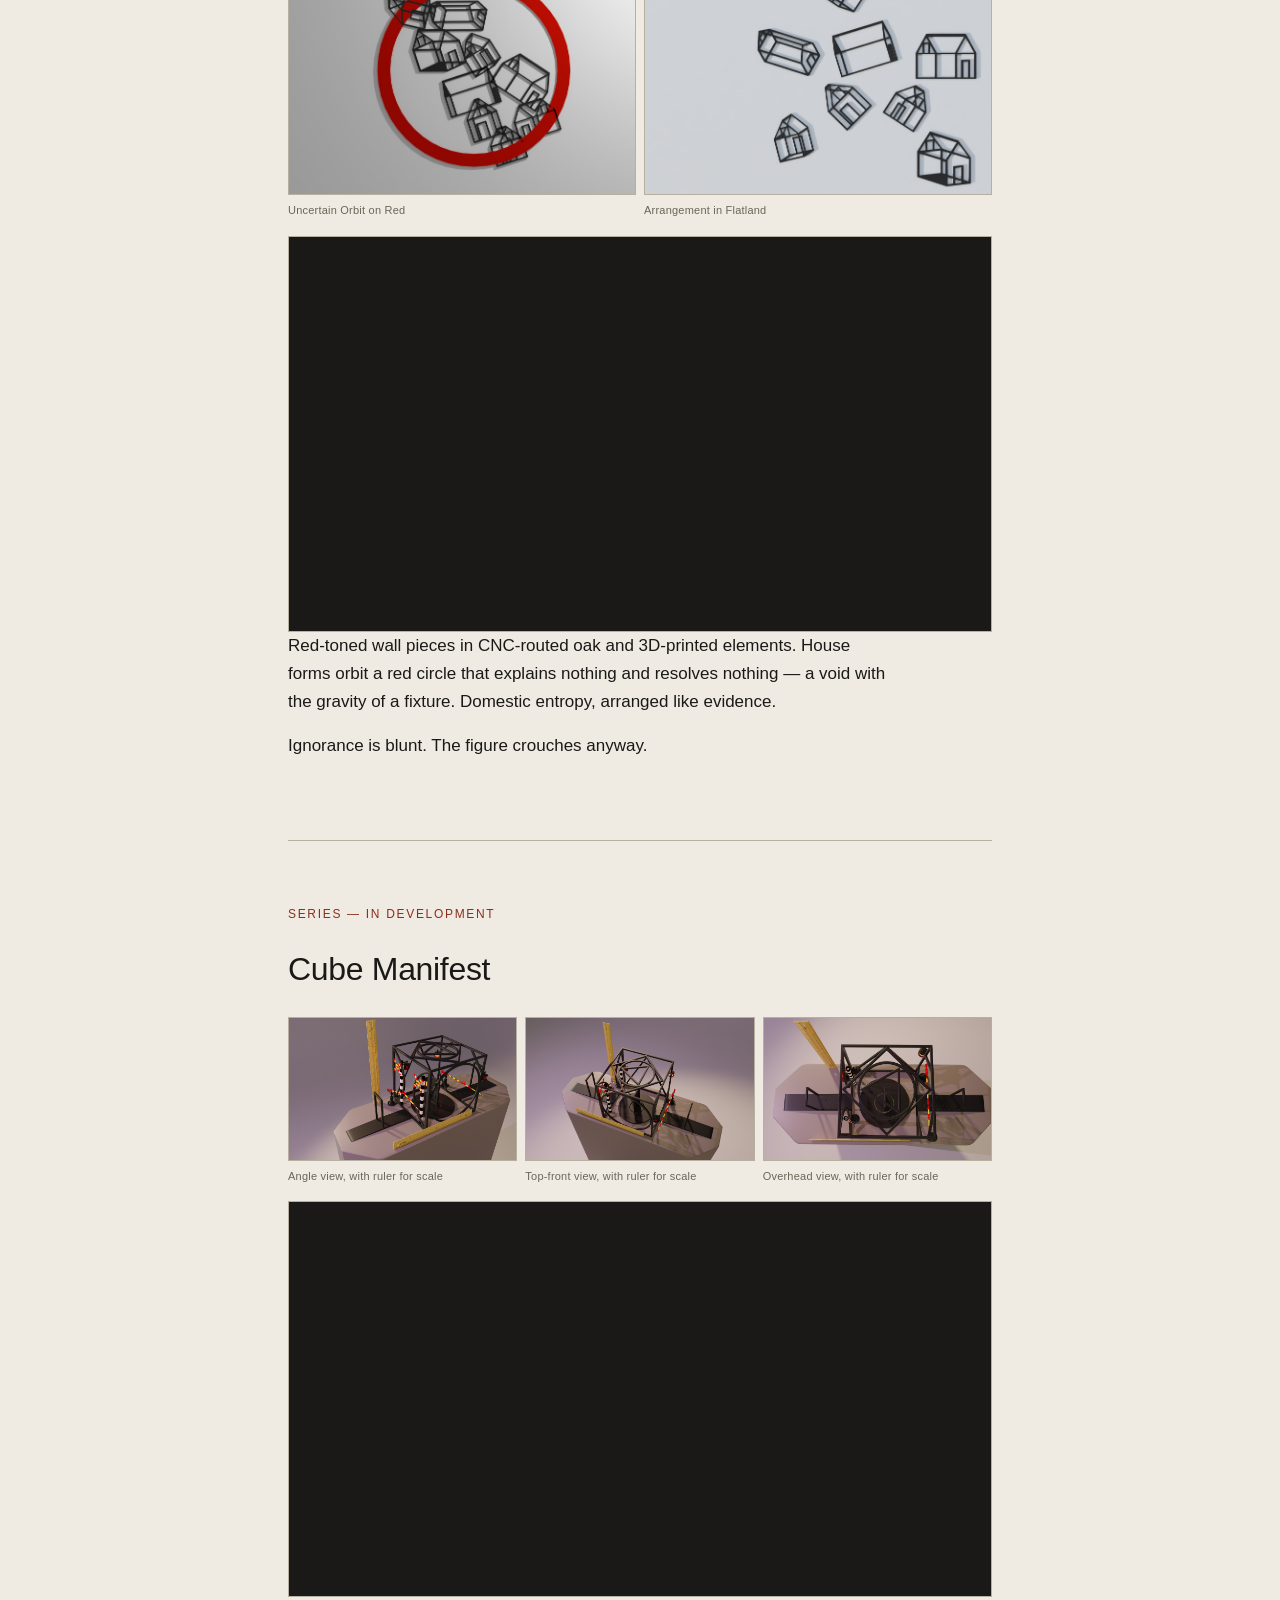
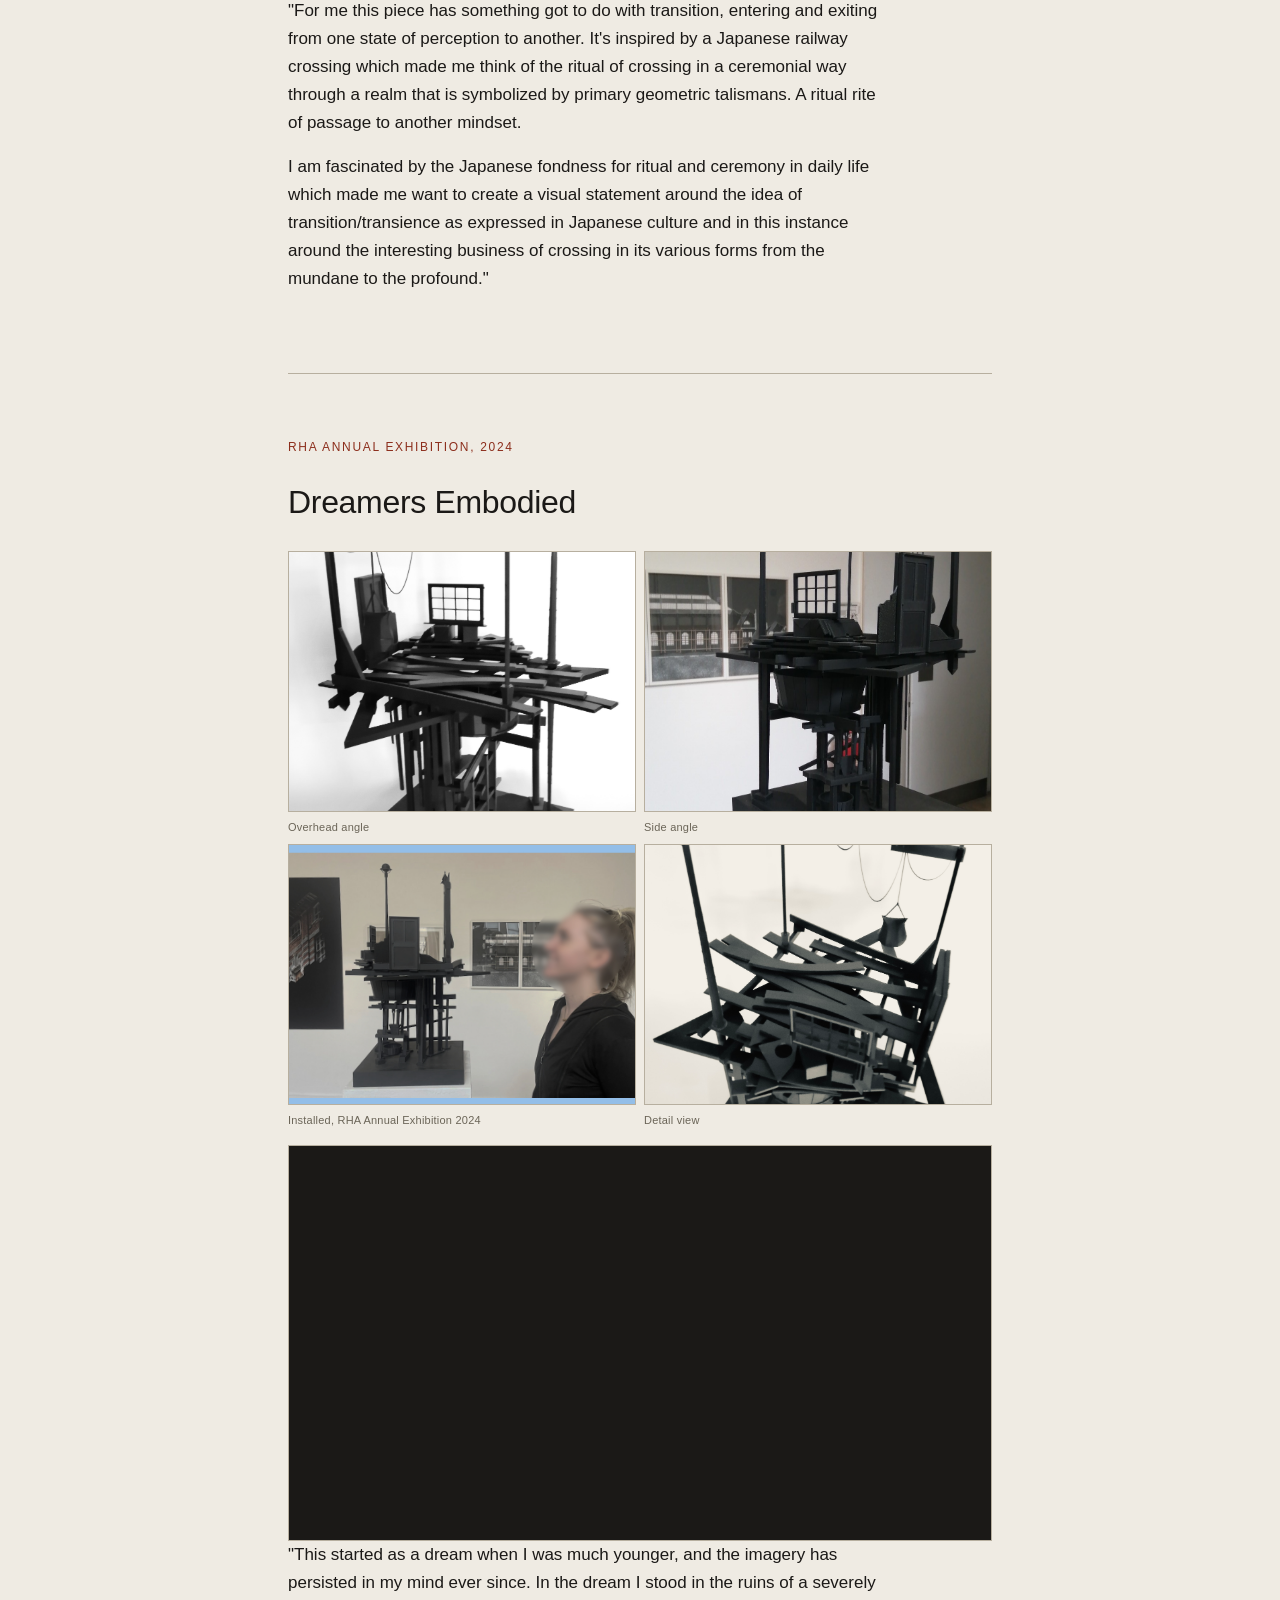
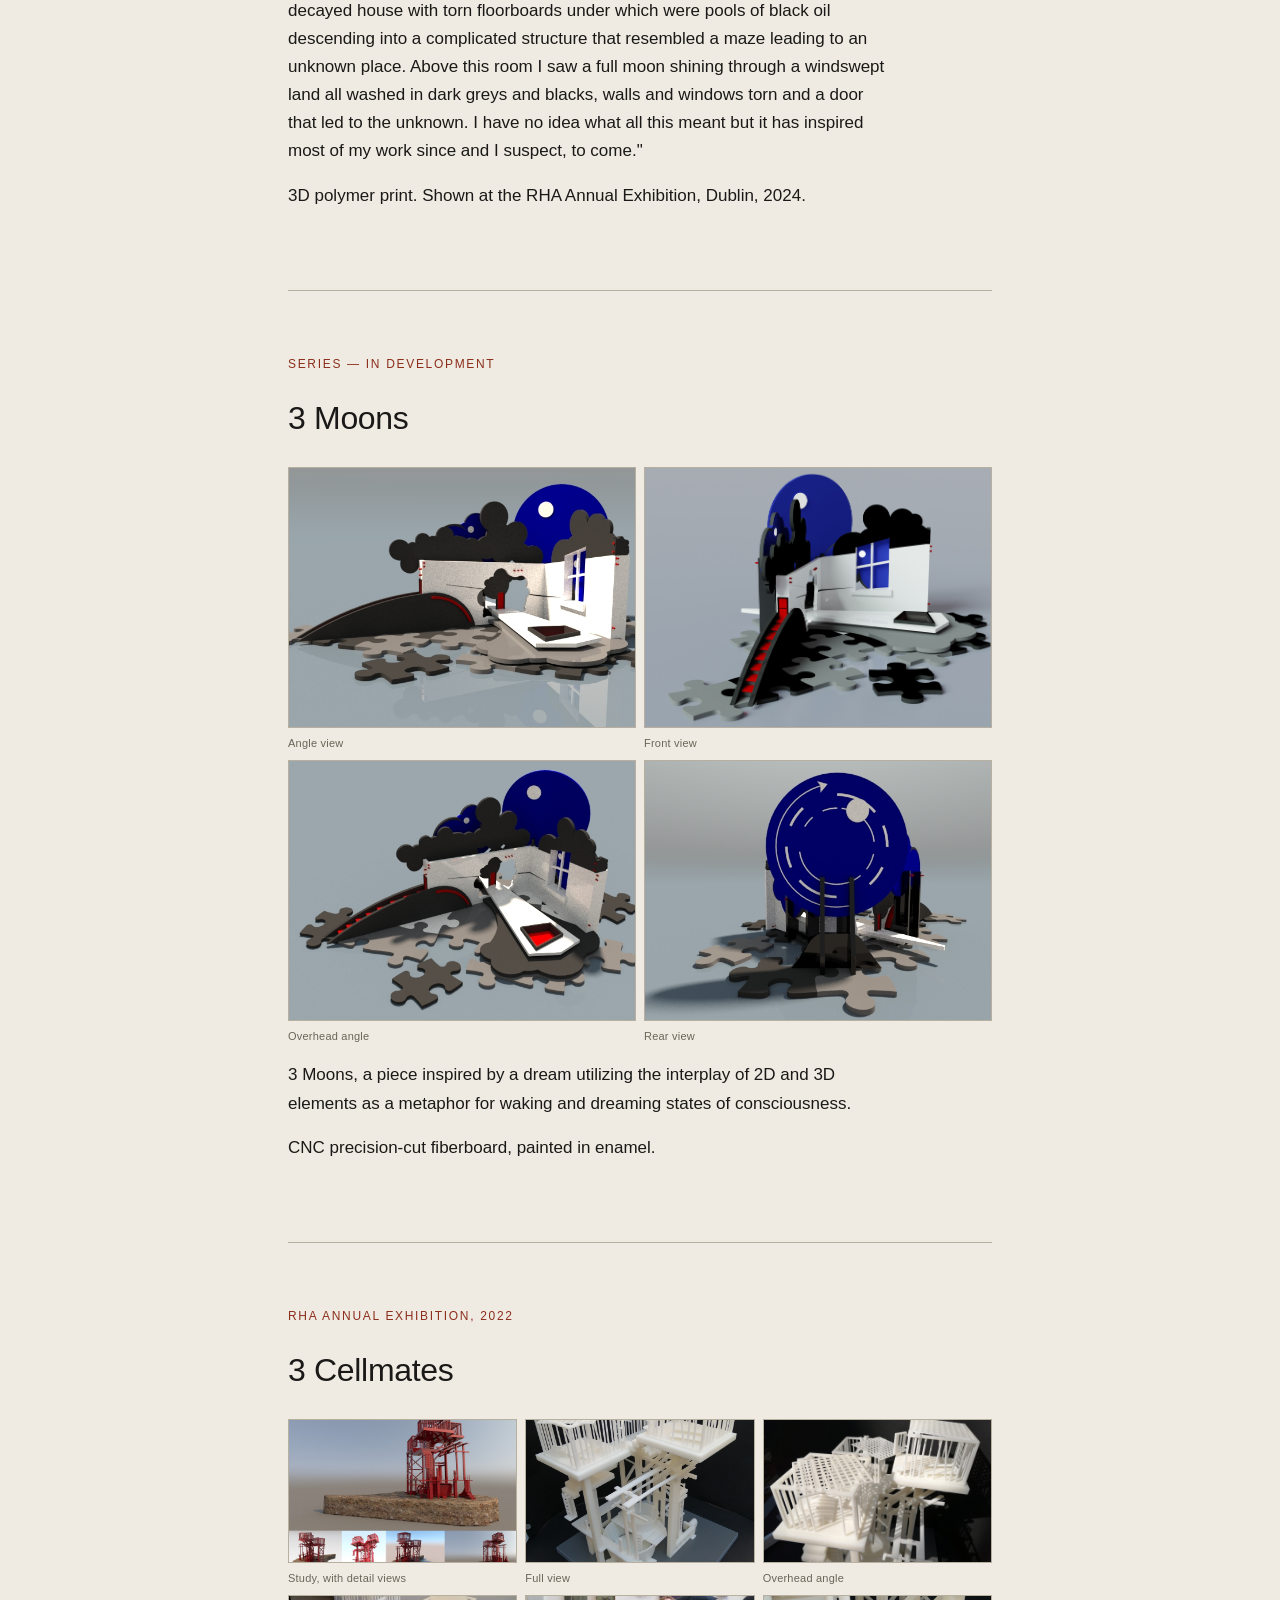
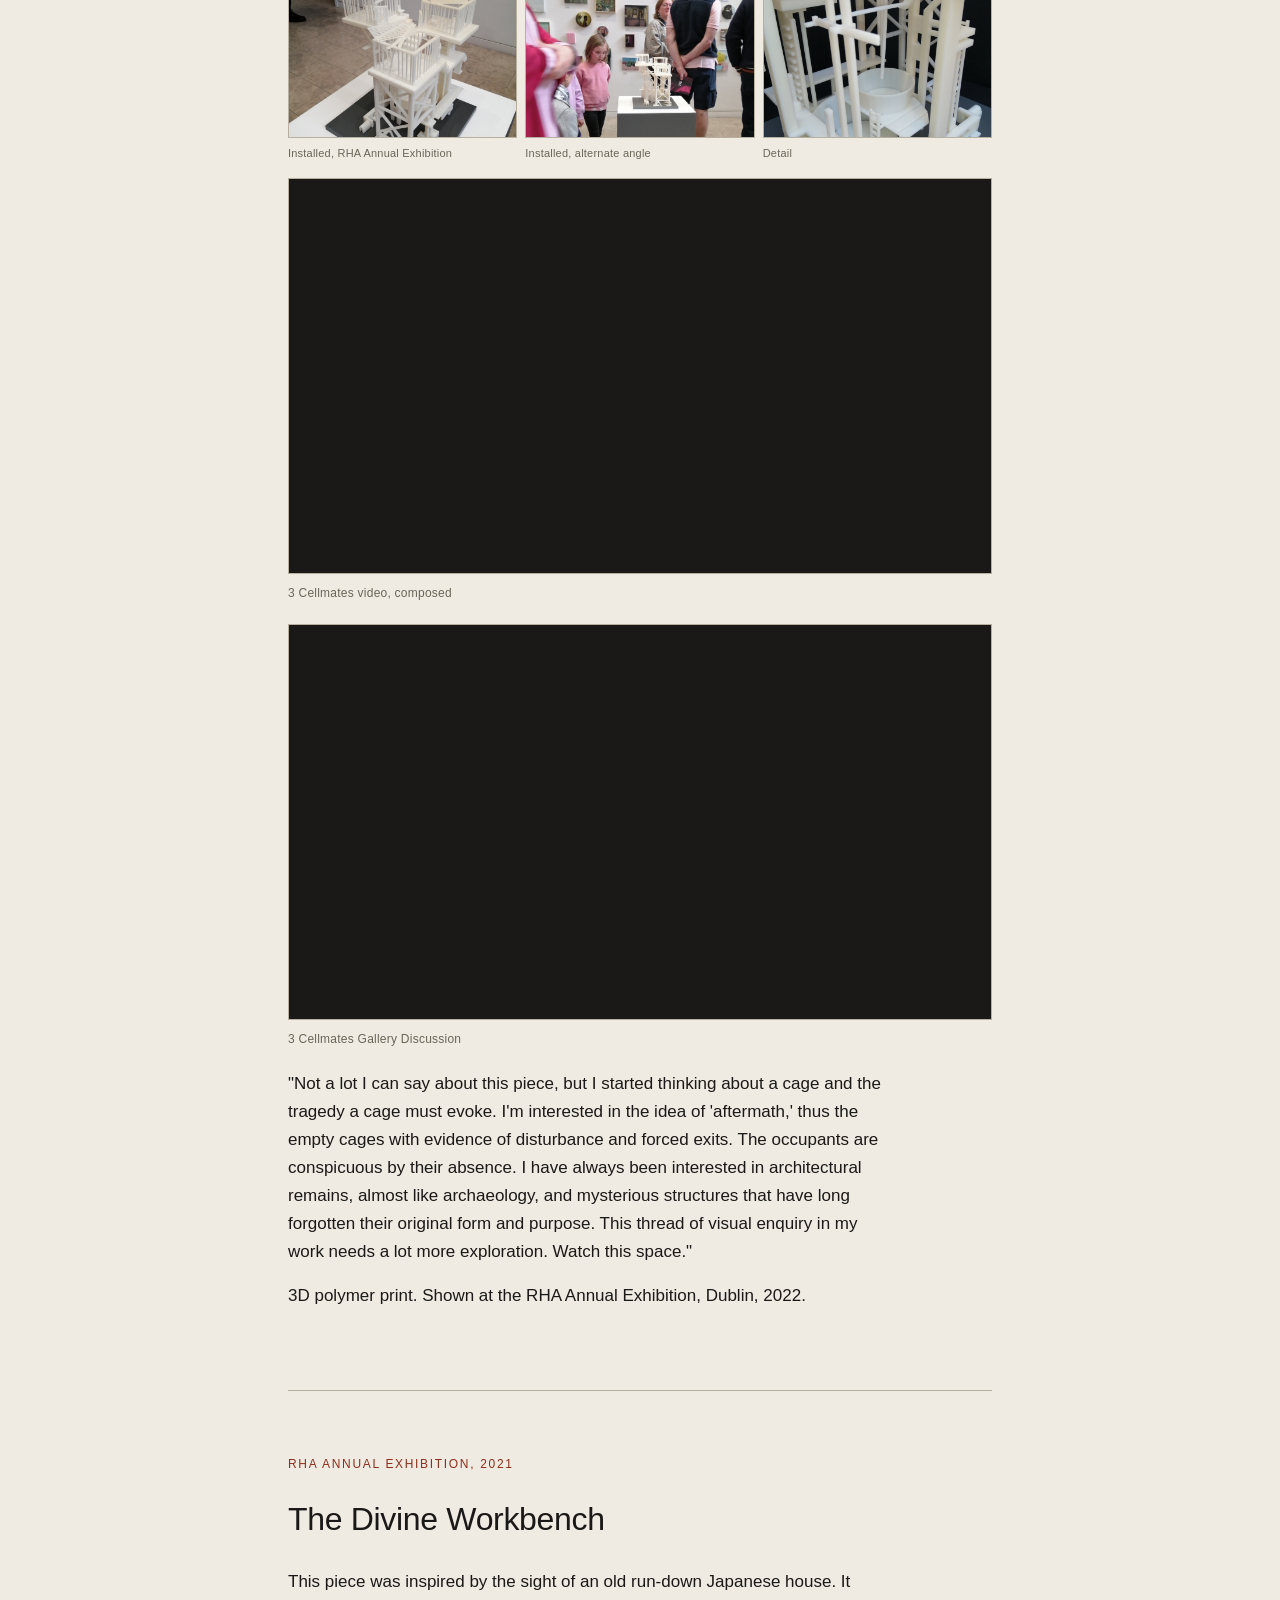
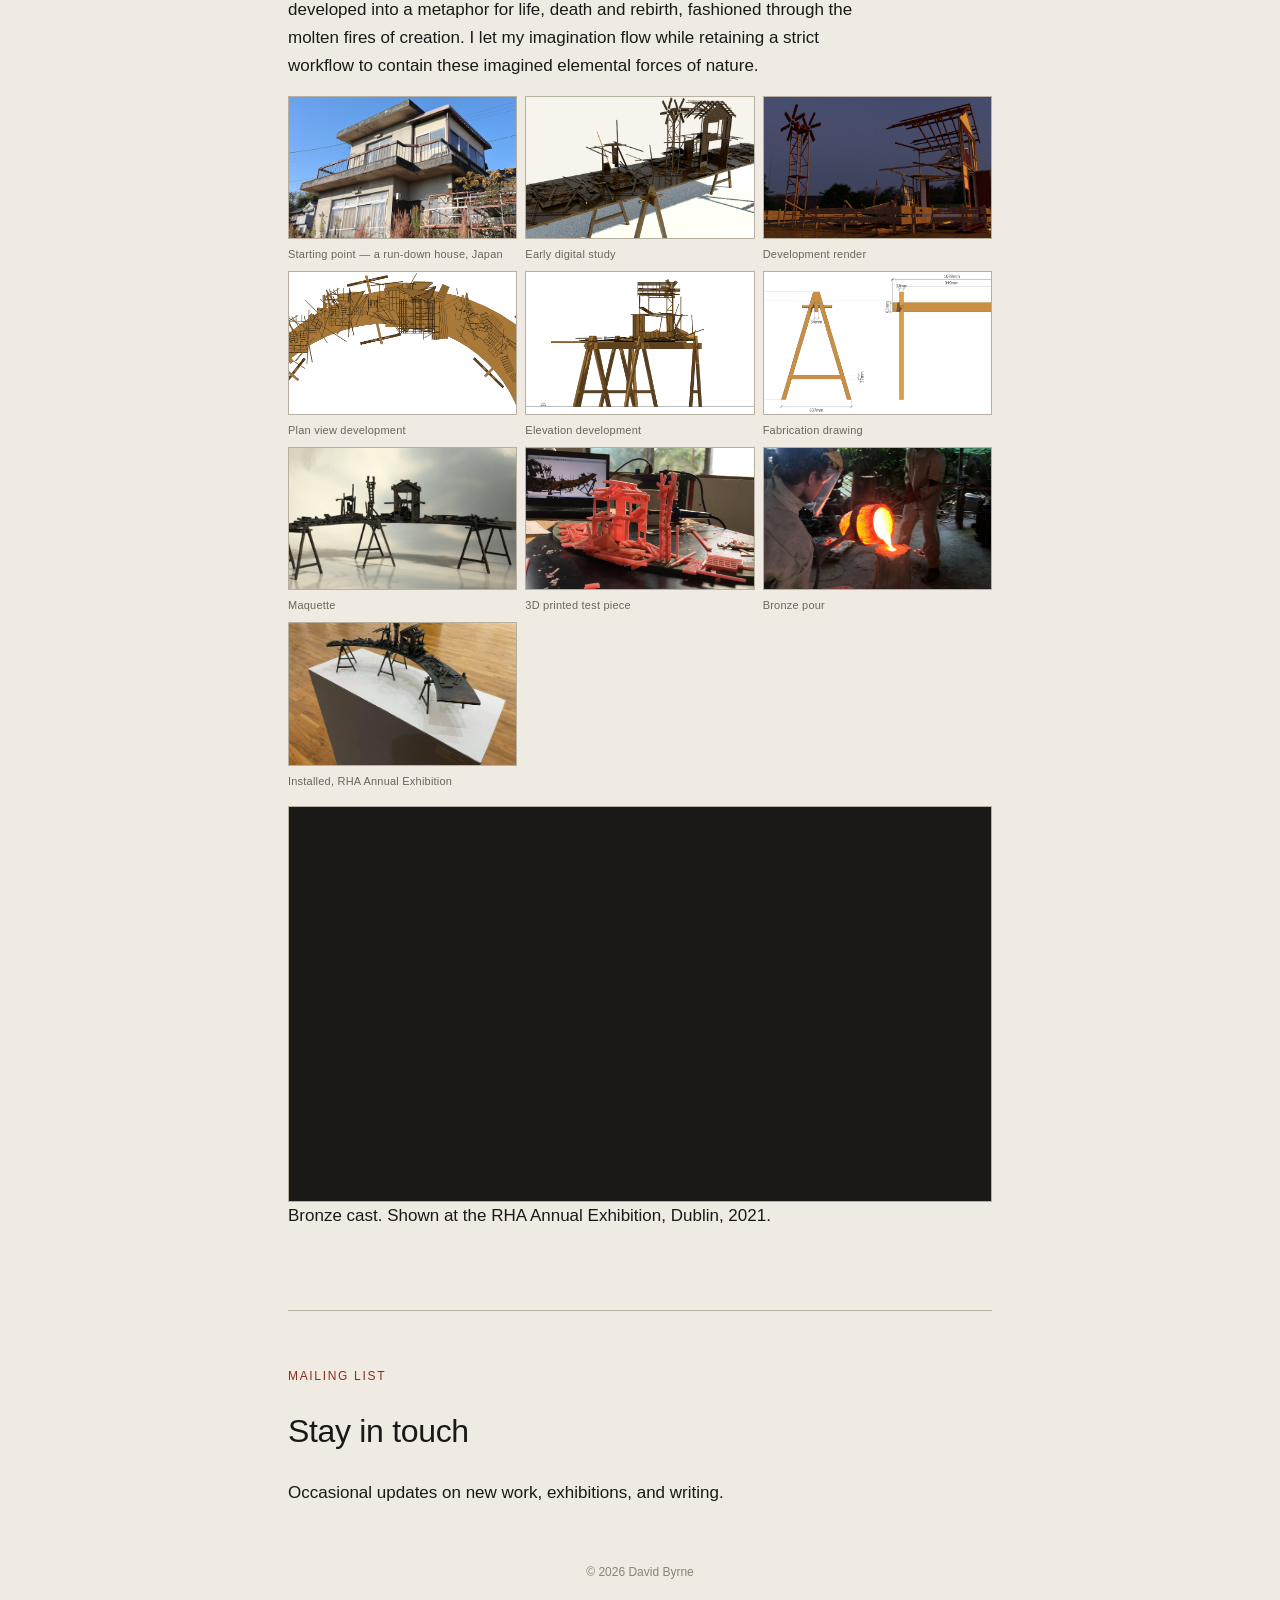
<file: work.html>
<!DOCTYPE html>
<html lang="en">
<head>
<meta charset="UTF-8">
<meta name="viewport" content="width=device-width, initial-scale=1.0">
<title>Work — David Byrne</title>
<meta name="description" content="David Byrne — sculptural work: Superposition, Doer and Thinker, Altar of Entropy, Cube Manifest, Dreamers Embodied, 3 Moons, 3 Cellmates, The Divine Workbench.">
<meta property="og:title" content="Work — David Byrne, Sculptor">
<meta property="og:description" content="Sculptural work by David Byrne: Superposition, Doer and Thinker, Altar of Entropy, Cube Manifest, Dreamers Embodied, 3 Moons, 3 Cellmates, The Divine Workbench.">
<meta property="og:image" content="https://davidinteriors.github.io/assets/dreamers.jpg">
<meta property="og:type" content="website">
<link rel="stylesheet" href="style.css">
<!-- Cloudflare Web Analytics --><script type='module' src='https://static.cloudflareinsights.com/beacon.min.js' data-cf-beacon='{"token": "7802228670944456a2a3c90d2b2be461"}'></script><!-- End Cloudflare Web Analytics -->
<!-- Google tag (gtag.js) -->
<script async src="https://www.googletagmanager.com/gtag/js?id=G-VEKB1RMFPW"></script>
<script>
  window.dataLayer = window.dataLayer || [];
  function gtag(){dataLayer.push(arguments);}
  gtag('js', new Date());
  gtag('config', 'G-VEKB1RMFPW');
</script>
</head>
<body>

  <nav class="site-nav">
    <div class="nav-inner">
      <a href="index.html" class="nav-logo">David Byrne</a>
      <ul class="nav-links">
        <li><a href="index.html">Home</a></li>
        <li><a href="work.html" class="active">Work</a></li>
        <li><a href="prints.html">Prints</a></li>
        <li><a href="about.html">About</a></li>
        <li><a href="news.html">News</a></li>
        <li><a href="press.html">Press</a></li>
        <li><a href="contact.html">Contact</a></li>
      </ul>
    </div>
  </nav>

  <div class="wrap">

    <div class="page-header">
      <h1 class="visually-hidden">Work — David Byrne</h1>
      <p class="eyebrow">Work</p>
      <h2>Selected pieces</h2>
      <ul class="work-index">
        <li><a href="#superposition"><span>Superposition</span><span class="work-index-meta">2024–</span></a></li>
        <li><a href="#doer-thinker"><span>Doer and Thinker</span><span class="work-index-meta">New</span></a></li>
        <li><a href="#altar"><span>Altar of Entropy</span><span class="work-index-meta">In development</span></a></li>
        <li><a href="#cube-manifest"><span>Cube Manifest</span><span class="work-index-meta">In development</span></a></li>
        <li><a href="#dreamers-embodied"><span>Dreamers Embodied</span><span class="work-index-meta">RHA 2024</span></a></li>
        <li><a href="#three-moons"><span>3 Moons</span><span class="work-index-meta">In development</span></a></li>
        <li><a href="#three-cellmates"><span>3 Cellmates</span><span class="work-index-meta">RHA 2022</span></a></li>
        <li><a href="#divine-workbench"><span>The Divine Workbench</span><span class="work-index-meta">RHA 2021</span></a></li>
      </ul>
    </div>

    <section id="superposition">
      <p class="eyebrow">Series — 2024–</p>
      <h2>Superposition</h2>
      <div class="work-block">
        <div class="dreamers-grid">
          <figure class="grid-item"><img class="work-img" src="assets/superposition_1.jpg" alt="Superposition, plinth object with crouching figure and cast shadow, view 1"><figcaption>View 1</figcaption></figure>
          <figure class="grid-item"><img class="work-img" src="assets/superposition_2.jpg" alt="Superposition, plinth object with crouching figure and cast shadow, view 2"><figcaption>View 2</figcaption></figure>
          <figure class="grid-item"><img class="work-img" src="assets/superposition_3.jpg" alt="Superposition, plinth object with crouching figure and cast shadow, view 3"><figcaption>View 3</figcaption></figure>
          <figure class="grid-item"><img class="work-img" src="assets/superposition_4.jpg" alt="Superposition, plinth object with crouching figure and cast shadow, view 4"><figcaption>View 4</figcaption></figure>
        </div>
        <div class="work-text">
          <p>A skeletal house frame, a crouched figure, the minimal furniture of an interior life — rendered with an almost architectural restraint. Behind each object, a shadow spreads into something enormous and complicated: a house containing multitudes, unwilling to stay small.</p>
          <p>The figure is not a self-portrait. It's a condition — small, occupied, casting something ungovernable it never quite turns around fast enough to see whole.</p>
        </div>
      </div>
    </section>

    <section id="doer-thinker">
      <p class="eyebrow">Series — 2026</p>
      <h2>Doer and Thinker</h2>
      <div class="work-block">
        <div class="dreamers-grid">
          <figure class="grid-item"><img class="work-img" src="assets/Doer_and_Thinker_2.jpeg" alt="Doer and Thinker 2 — two crouching figures, one inside a house frame, one atop a plinth, each with a long cast shadow"><figcaption>Doer and Thinker 2</figcaption></figure>
          <figure class="grid-item"><img class="work-img" src="assets/Doer_and_thinker_3.jpg" alt="Doer and Thinker 3 — wider view, doer crouched in a simplified two-panel frame, thinker on plinth, full shadow spread"><figcaption>Doer and Thinker 3</figcaption></figure>
        </div>
        <div class="work-text">
          <p>Two figures, two shadows. One crouches inside the skeleton of a house, working at something small with his hands. The other perches above it all on a plinth, thinking. Between them: the space where doing and thinking almost meet, and never quite do.</p>
        </div>
      </div>
    </section>

    <section id="altar">
      <p class="eyebrow">Series — in development</p>
      <h2>Altar of Entropy</h2>
      <div class="work-block">
        <div class="dreamers-grid">
          <figure class="grid-item"><img class="work-img" src="assets/alterman.png" alt="Alter of Entropy — house frame form with red-toned interior elements"><figcaption>Alter of Entropy — study</figcaption></figure>
          <figure class="grid-item"><img class="work-img" src="assets/Crimson_Eucharist.jpg" alt="Alter of Entropy — Crimson Eucharist, component elements arranged on red ground"><figcaption>Crimson Eucharist</figcaption></figure>
          <figure class="grid-item"><img class="work-img" src="assets/Uncertain_Orbit_on_Red.jpg" alt="Alter of Entropy — Uncertain Orbit on Red, house forms orbiting a red circle"><figcaption>Uncertain Orbit on Red</figcaption></figure>
          <figure class="grid-item"><img class="work-img" src="assets/arrangment_in_flatland.jpg" alt="Alter of Entropy — Arrangement in Flatland, scattered wireframe house forms"><figcaption>Arrangement in Flatland</figcaption></figure>
        </div>
        <div class="video-frame">
          <iframe src="https://player.vimeo.com/video/1206699482?h=c4a6ce5ead" frameborder="0" allow="autoplay; fullscreen; picture-in-picture" allowfullscreen></iframe>
        </div>
        <div class="work-text">
          <p>Red-toned wall pieces in CNC-routed oak and 3D-printed elements. House forms orbit a red circle that explains nothing and resolves nothing — a void with the gravity of a fixture. Domestic entropy, arranged like evidence.</p>
          <p>Ignorance is blunt. The figure crouches anyway.</p>
        </div>
      </div>
    </section>

    <section id="cube-manifest">
      <p class="eyebrow">Series — in development</p>
      <h2>Cube Manifest</h2>
      <div class="work-block">
        <div class="cube-grid">
          <figure class="grid-item"><img class="work-img" src="assets/cube-manifest-1.jpg" alt="Cube Manifest maquette, angle view, with ruler for scale"><figcaption>Angle view, with ruler for scale</figcaption></figure>
          <figure class="grid-item"><img class="work-img" src="assets/cube-manifest-2.jpg" alt="Cube Manifest maquette, top-front view, with ruler for scale"><figcaption>Top-front view, with ruler for scale</figcaption></figure>
          <figure class="grid-item"><img class="work-img" src="assets/cube-manifest-3.jpg" alt="Cube Manifest maquette, overhead view, with ruler for scale"><figcaption>Overhead view, with ruler for scale</figcaption></figure>
        </div>
        <div class="video-frame">
          <iframe src="https://player.vimeo.com/video/1206669606?h=f99a2737d2" frameborder="0" allow="autoplay; fullscreen; picture-in-picture" allowfullscreen></iframe>
        </div>
        <div class="work-text">
          <p>"For me this piece has something got to do with transition, entering and exiting from one state of perception to another. It's inspired by a Japanese railway crossing which made me think of the ritual of crossing in a ceremonial way through a realm that is symbolized by primary geometric talismans. A ritual rite of passage to another mindset.</p>
          <p>I am fascinated by the Japanese fondness for ritual and ceremony in daily life which made me want to create a visual statement around the idea of transition/transience as expressed in Japanese culture and in this instance around the interesting business of crossing in its various forms from the mundane to the profound."</p>
        </div>
      </div>
    </section>

    <section id="dreamers-embodied">
      <p class="eyebrow">RHA Annual Exhibition, 2024</p>
      <h2>Dreamers Embodied</h2>
      <div class="work-block">
        <div class="dreamers-grid">
          <figure class="grid-item"><img class="work-img" src="assets/dreamers_2.jpg" alt="Dreamers Embodied, 3D polymer print, overhead angle"><figcaption>Overhead angle</figcaption></figure>
          <figure class="grid-item"><img class="work-img" src="assets/dreamers_3.JPG" alt="Dreamers Embodied, 3D polymer print, side angle"><figcaption>Side angle</figcaption></figure>
          <figure class="grid-item"><img class="work-img" src="assets/dreamers.jpg" alt="Dreamers Embodied installed on plinth at RHA Annual Exhibition 2024"><figcaption>Installed, RHA Annual Exhibition 2024</figcaption></figure>
          <figure class="grid-item"><img class="work-img" src="assets/dreamers_1.jpg" alt="Dreamers Embodied, 3D polymer print, detail view"><figcaption>Detail view</figcaption></figure>
        </div>
        <div class="video-frame">
          <iframe src="https://player.vimeo.com/video/1207226279?h=2c6ec08219" frameborder="0" allow="autoplay; fullscreen; picture-in-picture" allowfullscreen></iframe>
        </div>
        <div class="work-text">
          <p>"This started as a dream when I was much younger, and the imagery has persisted in my mind ever since. In the dream I stood in the ruins of a severely decayed house with torn floorboards under which were pools of black oil descending into a complicated structure that resembled a maze leading to an unknown place. Above this room I saw a full moon shining through a windswept land all washed in dark greys and blacks, walls and windows torn and a door that led to the unknown. I have no idea what all this meant but it has inspired most of my work since and I suspect, to come."</p>
          <p>3D polymer print. Shown at the RHA Annual Exhibition, Dublin, 2024.</p>
        </div>
      </div>
    </section>

    <section id="three-moons">
      <p class="eyebrow">Series — in development</p>
      <h2>3 Moons</h2>
      <div class="work-block">
        <div class="dreamers-grid">
          <figure class="grid-item"><img class="work-img" src="assets/3_moons_1.jpg" alt="3 Moons, angle view with painted blue moon and cloud forms"><figcaption>Angle view</figcaption></figure>
          <figure class="grid-item"><img class="work-img" src="assets/3_moons_2.jpg" alt="3 Moons, front view with red staircase and window"><figcaption>Front view</figcaption></figure>
          <figure class="grid-item"><img class="work-img" src="assets/3_moons_3.jpg" alt="3 Moons, overhead angle view"><figcaption>Overhead angle</figcaption></figure>
          <figure class="grid-item"><img class="work-img" src="assets/3_moons_4.jpg" alt="3 Moons, rear view with orbit motif"><figcaption>Rear view</figcaption></figure>
        </div>
        <div class="work-text">
          <p>3 Moons, a piece inspired by a dream utilizing the interplay of 2D and 3D elements as a metaphor for waking and dreaming states of consciousness.</p>
          <p>CNC precision-cut fiberboard, painted in enamel.</p>
        </div>
      </div>
    </section>

    <section id="three-cellmates">
      <p class="eyebrow">RHA Annual Exhibition, 2022</p>
      <h2>3 Cellmates</h2>
      <div class="work-block">
        <div class="cube-grid">
          <figure class="grid-item"><img class="work-img" src="assets/3_cellmates.jpg" alt="3 Cellmates, red rendered study with detail views"><figcaption>Study, with detail views</figcaption></figure>
          <figure class="grid-item"><img class="work-img" src="assets/cellmates_1.jpg" alt="3 Cellmates, 3D polymer print, full view"><figcaption>Full view</figcaption></figure>
          <figure class="grid-item"><img class="work-img" src="assets/cellmates_2.jpg" alt="3 Cellmates, 3D polymer print, overhead angle"><figcaption>Overhead angle</figcaption></figure>
          <figure class="grid-item"><img class="work-img" src="assets/cellmates_RHA.jpg" alt="3 Cellmates installed at the RHA Annual Exhibition"><figcaption>Installed, RHA Annual Exhibition</figcaption></figure>
          <figure class="grid-item"><img class="work-img" src="assets/cellmates_RHA_2.jpg" alt="3 Cellmates installed at the RHA Annual Exhibition, alternate angle"><figcaption>Installed, alternate angle</figcaption></figure>
          <figure class="grid-item"><img class="work-img" src="assets/cellmates_detail.jpg" alt="3 Cellmates, detail view"><figcaption>Detail</figcaption></figure>
        </div>
        <div class="video-frame">
          <iframe src="https://player.vimeo.com/video/1207267839?h=ea450aa23b" frameborder="0" allow="autoplay; fullscreen; picture-in-picture" allowfullscreen></iframe>
        </div>
        <p class="work-caption">3 Cellmates video, composed</p>
        <div class="video-frame">
          <iframe src="https://player.vimeo.com/video/1207269168?h=fa05f3472f" frameborder="0" allow="autoplay; fullscreen; picture-in-picture" allowfullscreen></iframe>
        </div>
        <p class="work-caption">3 Cellmates Gallery Discussion</p>
        <div class="work-text">
          <p>"Not a lot I can say about this piece, but I started thinking about a cage and the tragedy a cage must evoke. I'm interested in the idea of 'aftermath,' thus the empty cages with evidence of disturbance and forced exits. The occupants are conspicuous by their absence. I have always been interested in architectural remains, almost like archaeology, and mysterious structures that have long forgotten their original form and purpose. This thread of visual enquiry in my work needs a lot more exploration. Watch this space."</p>
          <p>3D polymer print. Shown at the RHA Annual Exhibition, Dublin, 2022.</p>
        </div>
      </div>
    </section>

    <section id="divine-workbench">
      <p class="eyebrow">RHA Annual Exhibition, 2021</p>
      <h2>The Divine Workbench</h2>
      <div class="work-block">
        <div class="work-text">
          <p>This piece was inspired by the sight of an old run-down Japanese house. It developed into a metaphor for life, death and rebirth, fashioned through the molten fires of creation. I let my imagination flow while retaining a strict workflow to contain these imagined elemental forces of nature.</p>
        </div>
        <div class="cube-grid">
          <figure class="grid-item"><img class="work-img" src="assets/workflow_1.jpg" alt="The Divine Workbench — original inspiration, a run-down house in Japan"><figcaption>Starting point — a run-down house, Japan</figcaption></figure>
          <figure class="grid-item"><img class="work-img" src="assets/workflow_2.png" alt="The Divine Workbench, early digital study on sawhorses"><figcaption>Early digital study</figcaption></figure>
          <figure class="grid-item"><img class="work-img" src="assets/workflow_3.jpg" alt="The Divine Workbench, development render with windmill and house frame"><figcaption>Development render</figcaption></figure>
          <figure class="grid-item"><img class="work-img" src="assets/workflow_4.png" alt="The Divine Workbench, plan view development"><figcaption>Plan view development</figcaption></figure>
          <figure class="grid-item"><img class="work-img" src="assets/workflow_5.png" alt="The Divine Workbench, elevation development"><figcaption>Elevation development</figcaption></figure>
          <figure class="grid-item"><img class="work-img" src="assets/workflow_6.png" alt="The Divine Workbench, fabrication drawing with dimensions"><figcaption>Fabrication drawing</figcaption></figure>
          <figure class="grid-item"><img class="work-img" src="assets/workflow_7.jpg" alt="The Divine Workbench, physical maquette on sawhorses"><figcaption>Maquette</figcaption></figure>
          <figure class="grid-item"><img class="work-img" src="assets/workflow_8.jpg" alt="The Divine Workbench, 3D printed test piece on workbench"><figcaption>3D printed test piece</figcaption></figure>
          <figure class="grid-item"><img class="work-img" src="assets/workflow_9.jpg" alt="The Divine Workbench, bronze pour in progress"><figcaption>Bronze pour</figcaption></figure>
          <figure class="grid-item"><img class="work-img" src="assets/workflow_10.jpg" alt="The Divine Workbench, finished bronze installed at RHA Annual Exhibition"><figcaption>Installed, RHA Annual Exhibition</figcaption></figure>
        </div>
        <div class="video-frame">
          <iframe src="https://player.vimeo.com/video/1207282571?h=bb3b0b4ef3" frameborder="0" allow="autoplay; fullscreen; picture-in-picture" allowfullscreen></iframe>
        </div>
        <div class="work-text">
          <p>Bronze cast. Shown at the RHA Annual Exhibition, Dublin, 2021.</p>
        </div>
      </div>
    </section>

    <section id="subscribe" class="page-header">
      <p class="eyebrow">Mailing List</p>
      <h2>Stay in touch</h2>
      <p>Occasional updates on new work, exhibitions, and writing.</p>
      <script async src="https://subscribe-forms.beehiiv.com/v3/loader.js" data-beehiiv-form="7077c34b-6c6b-4b17-b77f-16a25d579a54"></script>
    </section>

  </div>

  <footer>© <span id="year"></span> David Byrne</footer>
  <script>document.getElementById('year').textContent = new Date().getFullYear();</script>

</body>
</html>
</file>
<file: style.css>
:root{
  --paper: #EFEBE3;
  --ink: #1B1917;
  --oxide: #8C2E1C;
  --stone: #B7AF9F;
  --bone: #F7F4EE;
}
*{box-sizing:border-box;}
html{scroll-behavior:smooth;}
body{
  margin:0;
  background:var(--paper);
  color:var(--ink);
  font-family:Tahoma, Geneva, sans-serif;
  font-size:17px;
  line-height:1.65;
  -webkit-font-smoothing:antialiased;
}
a{color:var(--oxide);}
.wrap{max-width:760px;margin:0 auto;padding:0 28px;}

/* ---- Navigation ---- */
.site-nav{
  position:sticky;
  top:0;
  z-index:20;
  background:var(--paper);
  border-bottom:1px solid var(--stone);
}
.site-nav .nav-inner{
  max-width:760px;
  margin:0 auto;
  padding:18px 28px;
  display:flex;
  align-items:center;
  justify-content:space-between;
  flex-wrap:wrap;
  gap:12px;
}
.nav-logo{
  font-family:Tahoma, Geneva, sans-serif;
  font-weight:500;
  font-size:16px;
  color:var(--ink);
  text-decoration:none;
  letter-spacing:-0.01em;
}
.nav-links{
  display:flex;
  flex-wrap:wrap;
  gap:16px;
  list-style:none;
  margin:0;
  padding:0;
  font-size:13px;
  text-transform:uppercase;
  letter-spacing:0.1em;
}
.nav-links li{position:relative;display:flex;align-items:center;}
.nav-links a{
  color:var(--ink);
  text-decoration:none;
  padding-bottom:2px;
}
.nav-links a.active{
  color:var(--oxide);
  border-bottom:1px solid var(--oxide);
}
@media (max-width:600px){
  .site-nav .nav-inner{padding:14px 22px;}
  .nav-links{gap:12px;font-size:11px;}
}

/* ---- Hero ---- */
.hero{
  position:relative;
  padding:90px 28px 90px;
  overflow:hidden;
}
.hero-inner{
  position:relative;
  max-width:760px;
  margin:0 auto;
}
.hero-shadow{
  position:absolute;
  left:-4%;
  top:38%;
  font-family:Tahoma, Geneva, sans-serif;
  font-weight:300;
  font-size:clamp(90px, 22vw, 260px);
  color:var(--ink);
  opacity:0.06;
  letter-spacing:-0.02em;
  white-space:nowrap;
  transform:skewX(-11deg) scaleY(1.5);
  transform-origin:left top;
  pointer-events:none;
  z-index:0;
}
.signature-block{
  position:relative;
  left:50%;
  right:50%;
  margin-left:-50vw;
  margin-right:-50vw;
  width:100vw;
  margin-bottom:28px;
  z-index:1;
}
.signature-img{
  width:100%;
  max-width:100%;
  height:auto;
  display:block;
}
.hero-name{
  position:relative;
  z-index:1;
  font-family:Tahoma, Geneva, sans-serif;
  font-weight:500;
  font-size:clamp(42px, 7vw, 68px);
  line-height:1.02;
  letter-spacing:-0.01em;
  margin:0;
}
.hero-tag{
  position:relative;
  z-index:1;
  font-family:Tahoma, Geneva, sans-serif;
  font-size:13px;
  text-transform:uppercase;
  letter-spacing:0.12em;
  color:var(--oxide);
  margin:18px 0 0;
}
.hero-desc{
  position:relative;
  z-index:1;
  max-width:480px;
  margin:26px 0 0;
  color:#3a3733;
}
.hero-cta{
  position:relative;
  z-index:1;
  display:inline-block;
  margin-top:26px;
  font-family:Tahoma, Geneva, sans-serif;
  font-size:14px;
  text-transform:uppercase;
  letter-spacing:0.1em;
  color:var(--oxide);
  text-decoration:none;
  border-bottom:1px solid var(--oxide);
  padding-bottom:2px;
}

/* ---- Section rhythm ---- */
section{padding:64px 0;border-top:1px solid var(--stone);}
.page-header{padding:56px 0 0;}
.eyebrow{
  font-family:Tahoma, Geneva, sans-serif;
  font-size:12px;
  text-transform:uppercase;
  letter-spacing:0.14em;
  color:var(--oxide);
  margin:0 0 18px;
}
h2{
  font-family:Tahoma, Geneva, sans-serif;
  font-weight:500;
  font-size:32px;
  margin:0 0 22px;
  letter-spacing:-0.01em;
}
p{margin:0 0 16px;}
.lede{font-size:19px;color:#2a2724;}

/* ---- Work cards ---- */
.work-block{margin-bottom:56px;}
.work-block:last-child{margin-bottom:0;}
figure.grid-item{margin:0;}
figure.grid-item figcaption{
  font-family:Tahoma, Geneva, sans-serif;
  font-size:11px;
  color:#6b6558;
  margin-top:6px;
  letter-spacing:0.02em;
}
.work-img{
  width:100%;
  display:block;
  border:1px solid var(--stone);
  background:var(--bone);
}
.work-caption{
  font-family:Tahoma, Geneva, sans-serif;
  font-size:12px;
  color:#6b6558;
  margin:10px 0 20px;
  letter-spacing:0.02em;
}
.work-text{max-width:600px;}

/* ---- Altar of Entropy motif ---- */
.altar-motif{
  width:100%;
  aspect-ratio:16/9;
  background:var(--ink);
  border:1px solid var(--stone);
  margin-bottom:10px;
  position:relative;
  overflow:hidden;
}
.altar-motif svg{width:100%;height:100%;display:block;}
.cube-grid{
  display:grid;
  grid-template-columns:1fr 1fr 1fr;
  gap:8px;
  margin-bottom:16px;
}
.cube-grid .work-img{
  width:100%;
  aspect-ratio:16/10;
  object-fit:cover;
}
@media (max-width:600px){
  .cube-grid{grid-template-columns:1fr;}
}
.dreamers-grid{
  display:grid;
  grid-template-columns:1fr 1fr;
  gap:8px;
  margin-bottom:16px;
}
.dreamers-grid .work-img{
  width:100%;
  aspect-ratio:4/3;
  object-fit:cover;
}
@media (max-width:600px){
  .dreamers-grid{grid-template-columns:1fr;}
}
.video-frame{
  position:relative;
  width:100%;
  aspect-ratio:16/9;
  background:var(--ink);
  border:1px solid var(--stone);
  overflow:hidden;
}
.video-frame iframe{
  position:absolute;
  top:0;left:0;
  width:100%;
  height:100%;
  border:0;
}
.placeholder-note{
  font-family:Tahoma, Geneva, sans-serif;
  font-size:11px;
  color:#8a8375;
  letter-spacing:0.02em;
}

/* ---- Work index ---- */
.work-index{
  list-style:none;
  margin:0;
  padding:0;
}
.work-index li{
  border-top:1px solid var(--stone);
  padding:22px 0;
}
.work-index li:first-child{border-top:none;}
.work-index a{
  display:flex;
  justify-content:space-between;
  align-items:baseline;
  text-decoration:none;
  color:var(--ink);
  font-family:Tahoma, Geneva, sans-serif;
  font-size:20px;
}
.work-index a:hover{color:var(--oxide);}
.work-index .work-index-meta{
  font-size:12px;
  text-transform:uppercase;
  letter-spacing:0.1em;
  color:#6b6558;
}

/* ---- CV / timeline ---- */
.cv-group{margin-bottom:38px;}
.cv-group h3{
  font-family:Tahoma, Geneva, sans-serif;
  font-size:12px;
  text-transform:uppercase;
  letter-spacing:0.12em;
  color:#6b6558;
  margin:0 0 14px;
  font-weight:500;
}
.cv-row{
  display:grid;
  grid-template-columns:74px 1fr;
  gap:18px;
  padding:11px 0;
  border-bottom:1px solid #ddd8cc;
}
.cv-row:last-child{border-bottom:none;}
.cv-year{
  font-family:Tahoma, Geneva, sans-serif;
  font-size:13px;
  color:var(--oxide);
  padding-top:1px;
}
.cv-detail b{font-weight:500;}
.cv-detail{font-size:15px;}

/* ---- Contact ---- */
.contact-links{
  display:flex;
  flex-direction:column;
  gap:10px;
  font-family:Tahoma, Geneva, sans-serif;
  font-size:15px;
  margin-bottom:36px;
}
.contact-links a{text-decoration:none;border-bottom:1px solid var(--oxide);}
.contact-form{
  display:flex;
  flex-direction:column;
  gap:6px;
  max-width:520px;
}
.contact-form label{
  font-family:Tahoma, Geneva, sans-serif;
  font-size:12px;
  text-transform:uppercase;
  letter-spacing:0.1em;
  color:#6b6558;
  margin-top:14px;
}
.contact-form input[type="text"],
.contact-form input[type="email"],
.contact-form textarea{
  font-family:Tahoma, Geneva, sans-serif;
  font-size:15px;
  color:var(--ink);
  background:var(--bone);
  border:1px solid var(--stone);
  padding:10px 12px;
  resize:vertical;
}
.contact-form input:focus,
.contact-form textarea:focus{
  outline:none;
  border-color:var(--oxide);
}
.contact-form button{
  align-self:flex-start;
  margin-top:20px;
  font-family:Tahoma, Geneva, sans-serif;
  font-size:14px;
  text-transform:uppercase;
  letter-spacing:0.1em;
  color:var(--paper);
  background:var(--oxide);
  border:none;
  padding:12px 26px;
  cursor:pointer;
}
.contact-form button:hover{opacity:0.9;}

footer{
  padding:40px 28px 60px;
  font-family:Tahoma, Geneva, sans-serif;
  font-size:12px;
  color:#8a8375;
  text-align:center;
}

@media (max-width:600px){
  .hero{padding:60px 22px 60px;}
  section{padding:48px 0;}
  .wrap{padding:0 22px;}
}
</file>
